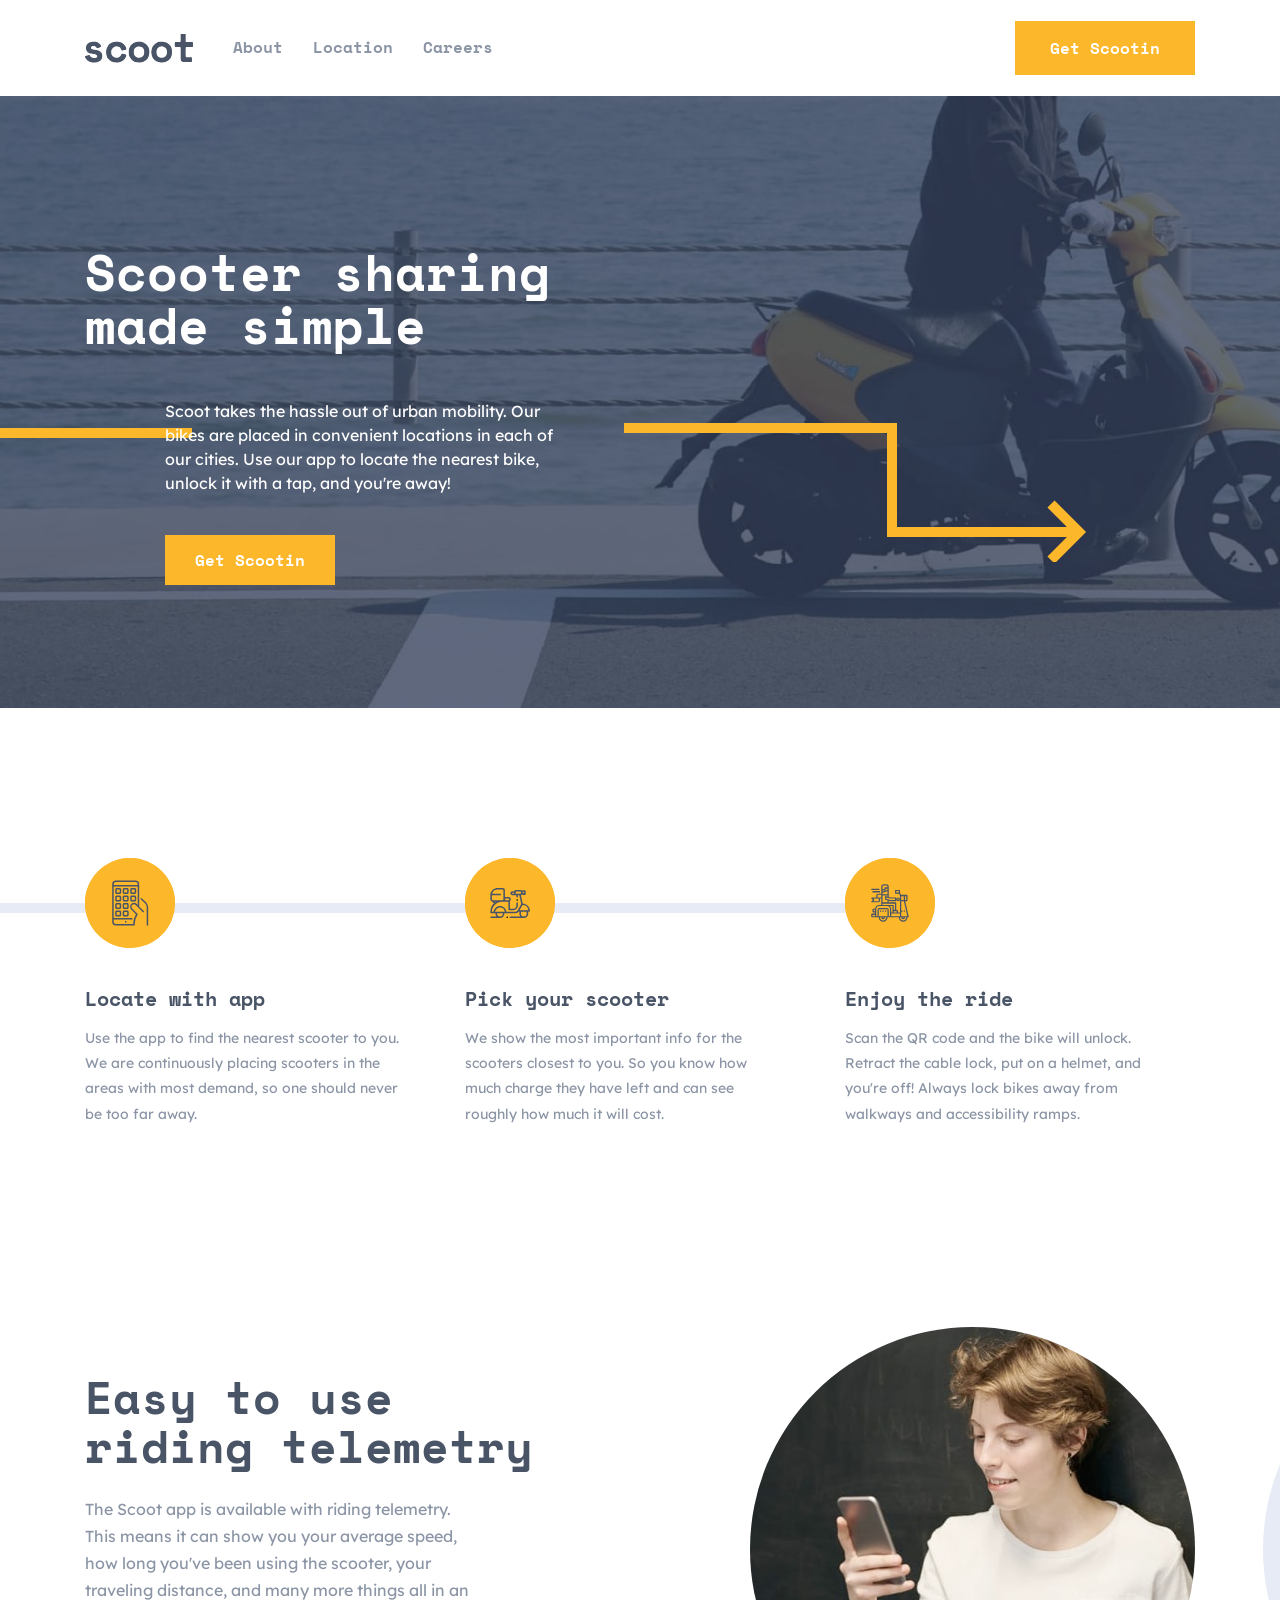
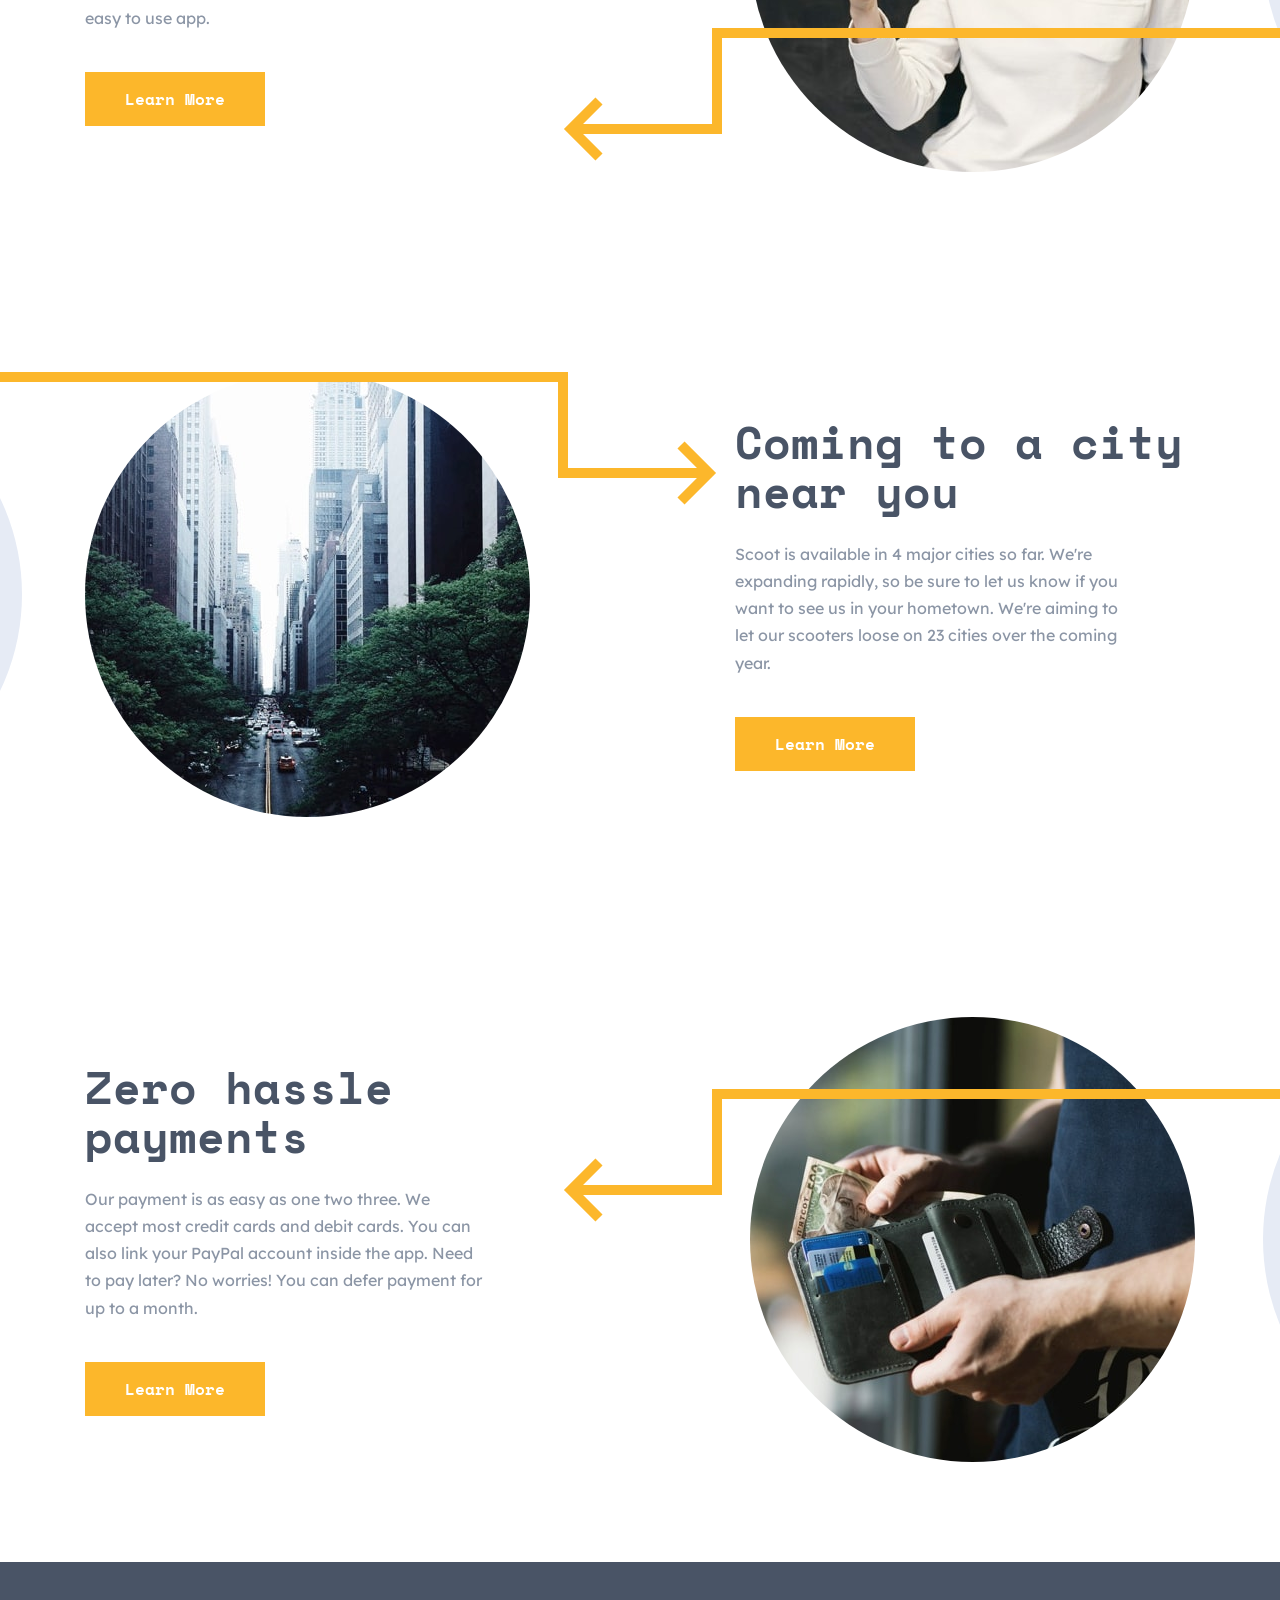
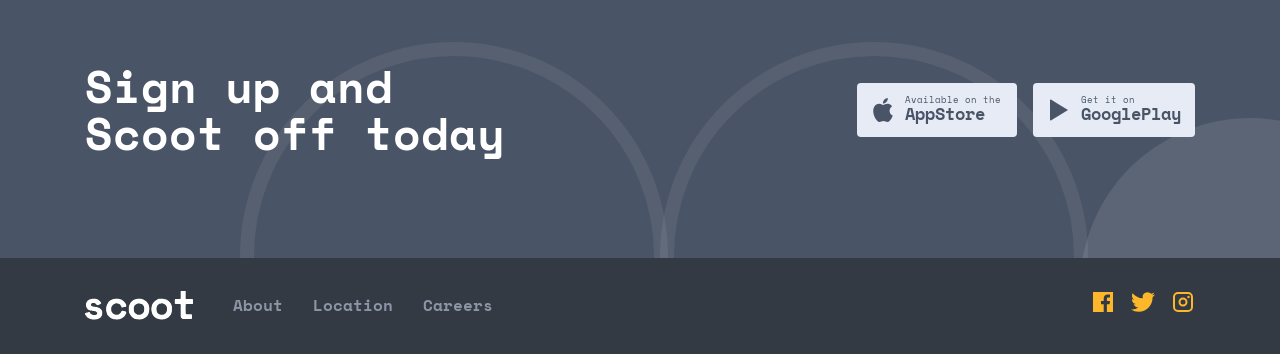
<file: index.html>
<!DOCTYPE html>
<html lang="en">

<head>
  <meta charset="UTF-8">
  <meta name="viewport" content="width=device-width, initial-scale=1">
  <title>Scoot – Scooter sharing made simple</title>
  <link rel="stylesheet" href="css/main.css">
</head>

<body>
  <header class="header">
    <div class="container header__inner">
      <button class="header__toggle" type="button" aria-label="Open menu" aria-expanded="false"><svg
          class="header__toggle-img header__icon-burger" viewBox="0 0 32 32" width="32" height="32" fill="#fcb72b"
          aria-hidden="true">
          <rect x="6" y="8" width="20" height="3" />
          <rect x="6" y="15" width="20" height="3" />
          <rect x="6" y="22" width="20" height="3" /></svg><svg class="header__toggle-img header__icon-close"
          viewBox="0 0 32 32" width="32" height="32" fill="none" stroke="#fcb72b" stroke-width="3" aria-hidden="true">
          <path d="M9 9L23 23M23 9L9 23" /></svg></button><a class="header__logo" href="index.html"><img
          class="header__logo-img" src="img/header__logo.svg" alt="scoot" width="108" height="29"></a>
      <div class="header__overlay"></div>
      <div class="header__panel">
        <nav class="header__nav" aria-label="Primary navigation"><a class="header__link" href="about.html">About</a><a
            class="header__link" href="locations.html">Location</a><a class="header__link"
            href="careers.html">Careers</a></nav>
        <a class="btn header__btn" href="#signup">Get Scootin</a>
      </div>
    </div>
  </header>
  <section class="hero">
    <div class="container hero__inner">
      <h1 class="hero__title">Scooter sharing made simple</h1>
      <p class="hero__text">Scoot takes the hassle out of urban mobility. Our bikes are placed in convenient locations
        in each of our cities. Use our app to locate the nearest bike, unlock it with a tap, and you're away!</p>
      <a class="btn hero__btn" href="#signup">Get Scootin</a>
    </div>
  </section>
  <section class="steps">
    <div class="container steps__grid">
      <div class="steps__item">
        <div class="steps__icon"><img class="steps__img" src="img/steps__icon--locate.svg" alt=""></div>
        <h3 class="steps__title">Locate with app</h3>
        <p class="steps__text">Use the app to find the nearest scooter to you. We are continuously placing scooters in
          the areas with most demand, so one should never be too far away.</p>
      </div>
      <div class="steps__item">
        <div class="steps__icon"><img class="steps__img" src="img/steps__icon--pick.svg" alt=""></div>
        <h3 class="steps__title">Pick your scooter</h3>
        <p class="steps__text">We show the most important info for the scooters closest to you. So you know how much
          charge they have left and can see roughly how much it will cost.</p>
      </div>
      <div class="steps__item">
        <div class="steps__icon"><img class="steps__img" src="img/steps__icon--enjoy.svg" alt=""></div>
        <h3 class="steps__title">Enjoy the ride</h3>
        <p class="steps__text">Scan the QR code and the bike will unlock. Retract the cable lock, put on a helmet, and
          you're off! Always lock bikes away from walkways and accessibility ramps.</p>
      </div>
    </div>
  </section>
  <section class="feature feature--low">
    <div class="container feature__inner">
      <div class="feature__text">
        <h2 class="feature__title">Easy to use riding telemetry</h2>
        <p class="feature__desc">The Scoot app is available with riding telemetry. This means it can show you your
          average speed, how long you've been using the scooter, your traveling distance, and many more things all in an
          easy to use app.</p><a class="btn feature__btn" href="about.html">Learn More</a>
      </div>
      <div class="feature__media"><img class="feature__img" src="img/telemetry.jpg" alt="Person using the Scoot app">
      </div>
    </div>
  </section>
  <section class="feature feature--reverse feature--high">
    <div class="container feature__inner feature__inner--reverse">
      <div class="feature__text">
        <h2 class="feature__title">Coming to a city near you</h2>
        <p class="feature__desc">Scoot is available in 4 major cities so far. We're expanding rapidly, so be sure to let
          us know if you want to see us in your hometown. We're aiming to let our scooters loose on 23 cities over the
          coming year.</p><a class="btn feature__btn" href="locations.html">Learn More</a>
      </div>
      <div class="feature__media"><img class="feature__img" src="img/near-you.jpg" alt="City street"></div>
    </div>
  </section>
  <section class="feature feature--mid">
    <div class="container feature__inner">
      <div class="feature__text">
        <h2 class="feature__title">Zero hassle payments</h2>
        <p class="feature__desc">Our payment is as easy as one two three. We accept most credit cards and debit cards.
          You can also link your PayPal account inside the app. Need to pay later? No worries! You can defer payment for
          up to a month.</p><a class="btn feature__btn" href="about.html">Learn More</a>
      </div>
      <div class="feature__media"><img class="feature__img" src="img/payments.jpg"
          alt="Paying with a bank card using a contactless reader">
      </div>
    </div>
  </section>
  <section class="cta" id="signup">
    <div class="container cta__inner">
      <h2 class="cta__title">Sign up and <br class="cta__br">Scoot off today</h2>
      <div class="cta__stores"><a class="store" href="#"><svg class="store__icon" viewBox="0 0 24 24">
            <path
              d="M12.152 6.896c-.948 0-2.415-1.078-3.96-1.04-2.04.027-3.91 1.183-4.961 3.014-2.117 3.675-.546 9.103 1.519 12.09 1.013 1.454 2.208 3.09 3.792 3.039 1.52-.065 2.09-.987 3.935-.987 1.831 0 2.35.987 3.96.948 1.637-.026 2.676-1.48 3.676-2.948 1.156-1.688 1.636-3.325 1.662-3.415-.039-.013-3.182-1.221-3.22-4.857-.026-3.04 2.48-4.494 2.597-4.559-1.429-2.09-3.623-2.324-4.39-2.376-2-.156-3.675 1.09-4.61 1.09zM15.53 3.83c.843-1.012 1.4-2.427 1.245-3.83-1.207.052-2.662.805-3.532 1.818-.78.896-1.454 2.338-1.273 3.714 1.338.104 2.715-.688 3.559-1.701" />
          </svg><span class="store__text"><small class="store__label">Available on the</small><strong
              class="store__name">AppStore</strong></span></a><a class="store" href="#"><svg class="store__icon"
            viewBox="0 0 24 24">
            <path d="M3 2.2v19.6c0 .5.5.8.9.6L21 12 3.9 1.6c-.4-.2-.9.1-.9.6z" /></svg><span class="store__text"><small
              class="store__label">Get it on</small><strong class="store__name">GooglePlay</strong></span></a></div>
    </div>
  </section>
  <footer class="footer">
    <div class="container footer__inner"><a class="footer__logo" href="index.html"><img class="footer__logo-img"
          src="img/footer__logo.svg" alt="scoot" width="108" height="29"></a>
      <nav class="footer__nav"><a class="footer__link" href="about.html">About</a><a class="footer__link"
          href="locations.html">Location</a><a class="footer__link" href="careers.html">Careers</a></nav>
      <div class="footer__social"><a class="footer__social-link" href="#" aria-label="Facebook"><svg
            class="footer__icon" viewBox="0 0 24 24">
            <path
              d="M22 2H2v20h10.7v-7.8H10V11h2.7V8.7c0-2.7 1.6-4.1 4-4.1 1.1 0 2.1.1 2.3.1v2.7h-1.6c-1.3 0-1.5.6-1.5 1.5V11h3.1l-.4 3.2h-2.7V22H22z" />
          </svg></a><a class="footer__social-link" href="#" aria-label="Twitter"><svg class="footer__icon"
            viewBox="0 0 24 24">
            <path
              d="M23.953 4.57a10 10 0 01-2.825.775 4.958 4.958 0 002.163-2.723c-.951.555-2.005.959-3.127 1.184a4.92 4.92 0 00-8.384 4.482C7.69 8.095 4.067 6.13 1.64 3.162a4.822 4.822 0 00-.666 2.475c0 1.71.87 3.213 2.188 4.096a4.904 4.904 0 01-2.228-.616v.06a4.923 4.923 0 003.946 4.827 4.996 4.996 0 01-2.212.085 4.936 4.936 0 004.604 3.417 9.867 9.867 0 01-6.102 2.105c-.39 0-.779-.023-1.17-.067a13.995 13.995 0 007.557 2.209c9.053 0 13.998-7.496 13.998-13.985 0-.21 0-.42-.015-.63A9.935 9.935 0 0024 4.59z" />
          </svg></a><a class="footer__social-link" href="#" aria-label="Instagram"><svg class="footer__icon"
            viewBox="0 0 24 24">
            <path fill-rule="evenodd"
              d="M7 2h10a5 5 0 015 5v10a5 5 0 01-5 5H7a5 5 0 01-5-5V7a5 5 0 015-5zm0 2a3 3 0 00-3 3v10a3 3 0 003 3h10a3 3 0 003-3V7a3 3 0 00-3-3zm5 3.5a4.5 4.5 0 110 9 4.5 4.5 0 010-9zm0 2a2.5 2.5 0 100 5 2.5 2.5 0 000-5zM17.5 5.8a1.2 1.2 0 110 2.4 1.2 1.2 0 010-2.4z" />
          </svg></a></div>
    </div>
  </footer>
  <script src="js/main.js"></script>
</body>

</html>
</file>
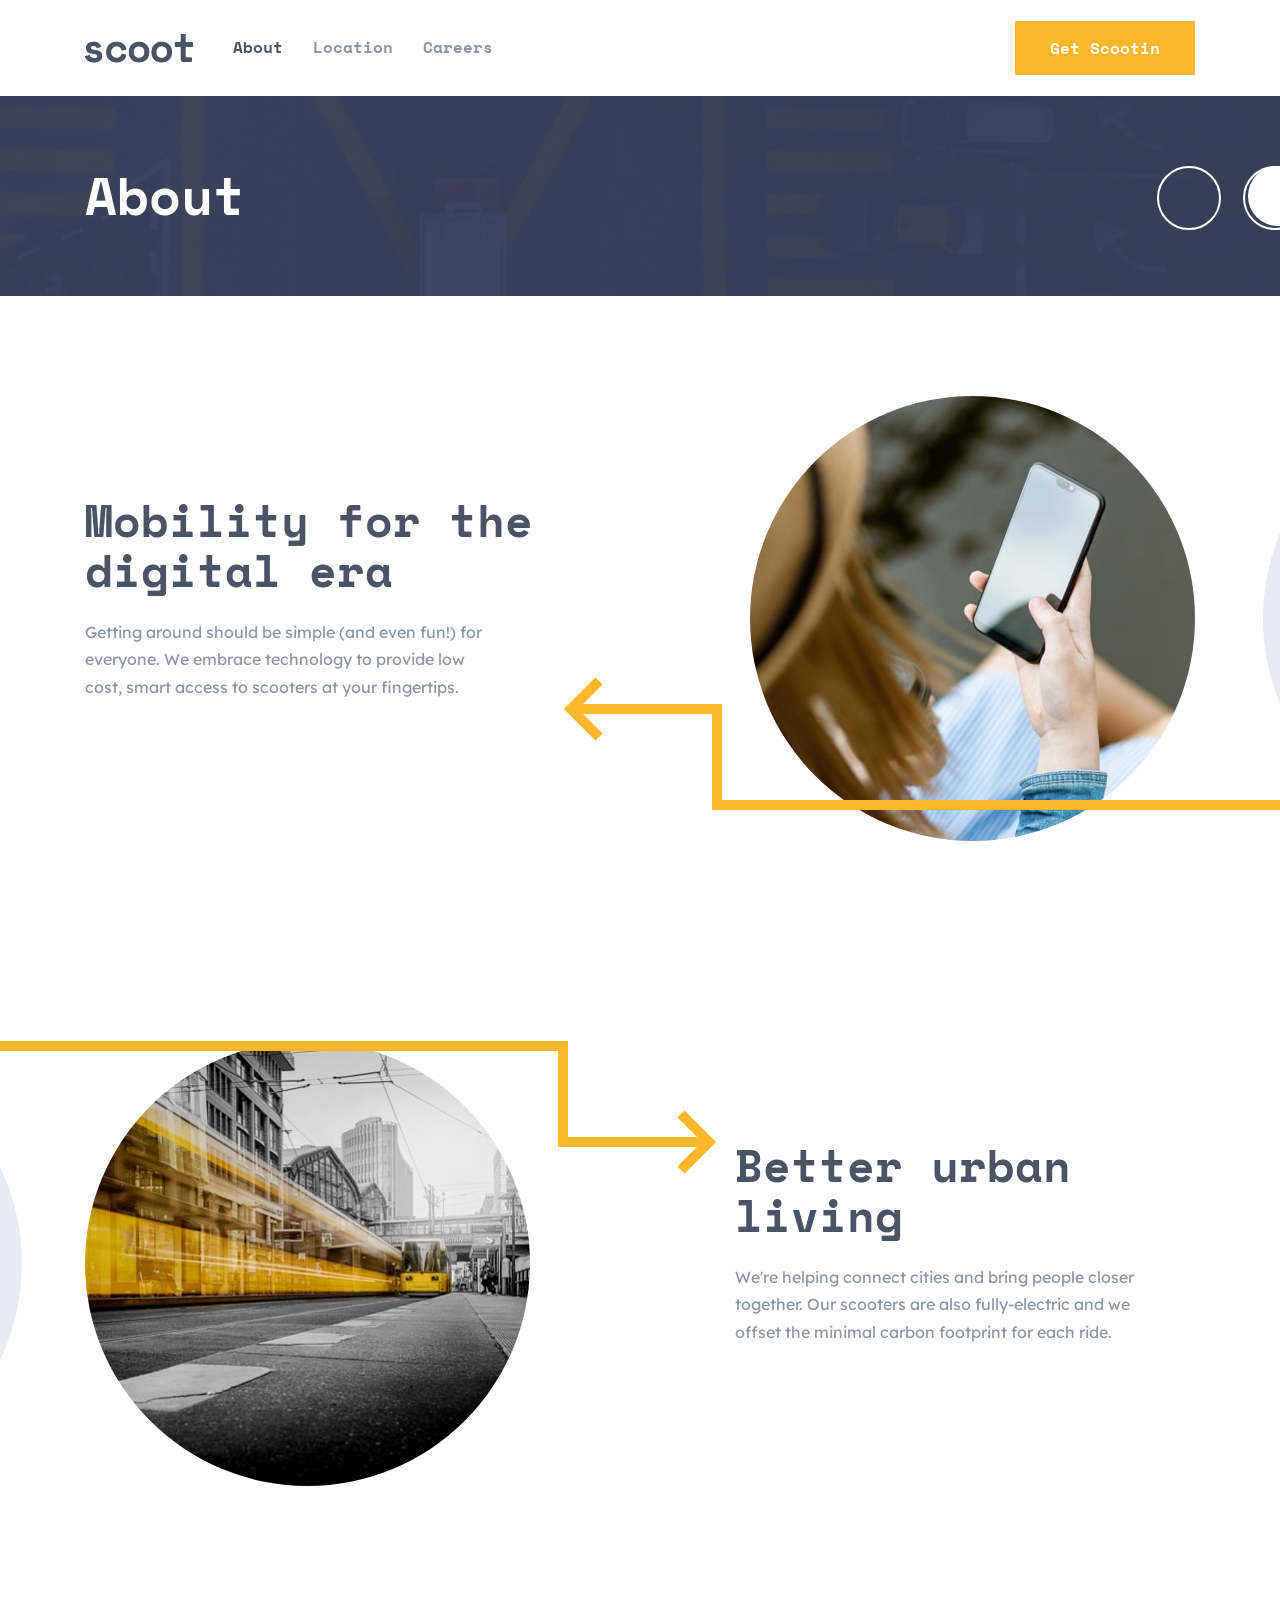
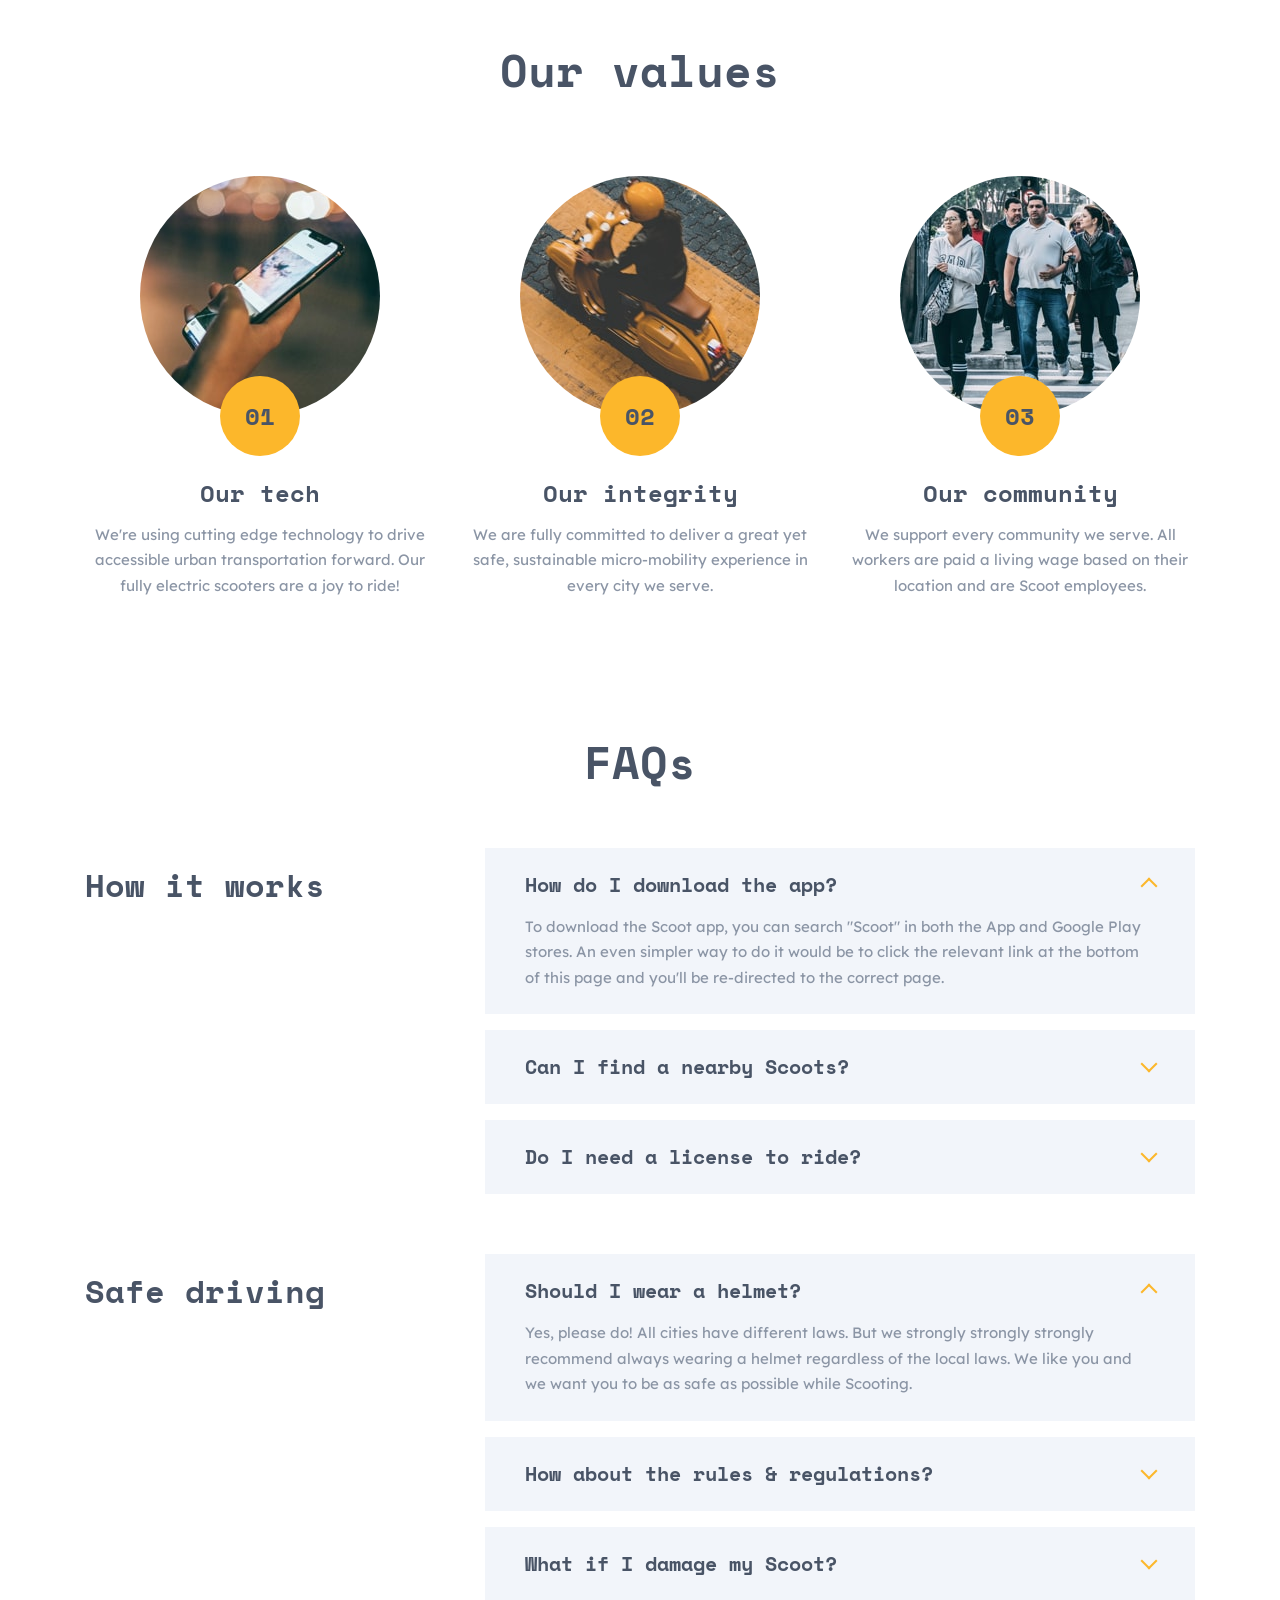
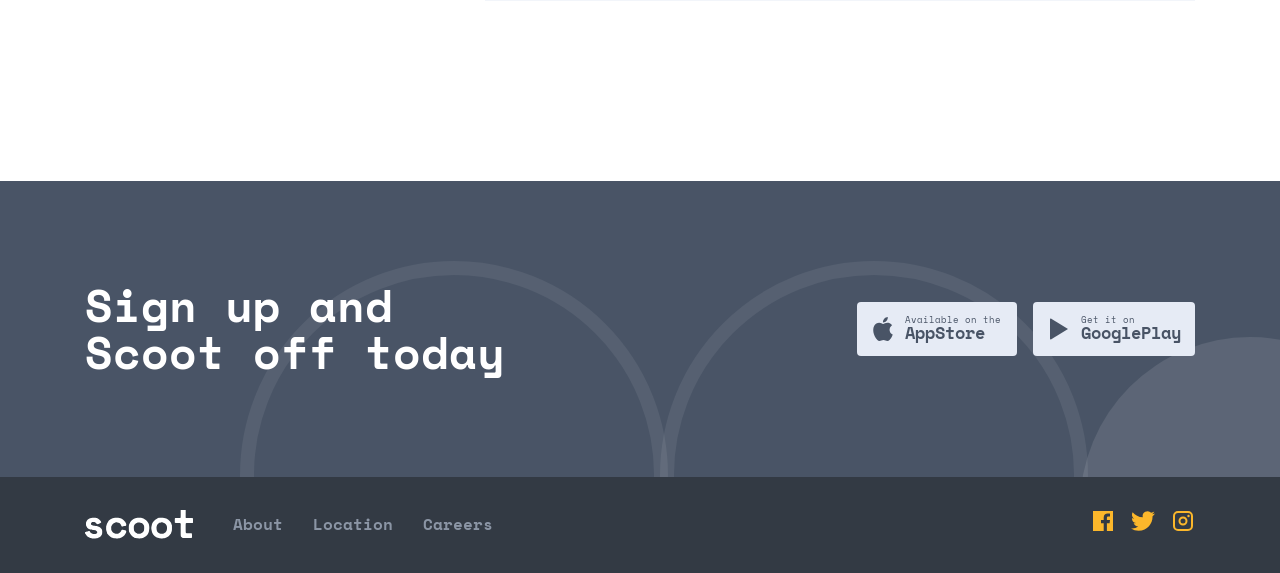
<file: about.html>
<!DOCTYPE html>
<html lang="en">

<head>
  <meta charset="UTF-8">
  <meta name="viewport" content="width=device-width, initial-scale=1">
  <title>Scoot – About</title>
  <link rel="stylesheet" href="css/about-main.css">
</head>

<body>
  <header class="header">
    <div class="container header__inner">
      <button class="header__toggle" type="button" aria-label="Open menu" aria-expanded="false"><svg
          class="header__toggle-img header__icon-burger" viewBox="0 0 32 32" width="32" height="32" fill="#fcb72b"
          aria-hidden="true">
          <rect x="6" y="8" width="20" height="3" />
          <rect x="6" y="15" width="20" height="3" />
          <rect x="6" y="22" width="20" height="3" /></svg><svg class="header__toggle-img header__icon-close"
          viewBox="0 0 32 32" width="32" height="32" fill="none" stroke="#fcb72b" stroke-width="3" aria-hidden="true">
          <path d="M9 9L23 23M23 9L9 23" /></svg></button><a class="header__logo" href="index.html"><img
          class="header__logo-img" src="img/header__logo.svg" alt="scoot" width="108" height="29"></a>
      <div class="header__overlay"></div>
      <div class="header__panel">
        <nav class="header__nav" aria-label="Primary navigation"><a class="header__link header__link--active"
            href="about.html" aria-current="page">About</a><a class="header__link" href="locations.html">Location</a><a
            class="header__link" href="careers.html">Careers</a></nav><a class="btn header__btn" href="#signup">Get
          Scootin</a>
      </div>
    </div>
  </header>
  <section class="banner banner--about">
    <div class="container banner__inner">
      <h1 class="banner__title">About</h1>
    </div>
  </section>
  <section class="feature feature--low-up">
    <div class="container feature__inner">
      <div class="feature__text">
        <h2 class="feature__title">Mobility for the digital era</h2>
        <p class="feature__desc">Getting around should be simple (and even fun!) for everyone. We embrace technology to
          provide low cost, smart access to scooters at your fingertips.</p>
      </div>
      <div class="feature__media"><img class="feature__img" src="img/digital-era.jpg" alt="Person holding a phone">
      </div>
    </div>
  </section>
  <section class="feature feature--reverse feature--high">
    <div class="container feature__inner feature__inner--reverse">
      <div class="feature__text">
        <h2 class="feature__title">Better urban living</h2>
        <p class="feature__desc">We're helping connect cities and bring people closer together. Our scooters are also
          fully-electric and we offset the minimal carbon footprint for each ride.</p>
      </div>
      <div class="feature__media"><img class="feature__img" src="img/better-living.jpg"
          alt="Yellow tram on a city street"></div>
    </div>
  </section>
  <section class="values">
    <div class="container">
      <h2 class="values__title">Our values</h2>
      <div class="values__grid">
        <div class="values__item">
          <div class="values__figure"><img class="values__img" src="img/our-tech.jpg" alt=""><span
              class="values__num">01</span></div>
          <h3 class="values__name">Our tech</h3>
          <p class="values__text">We're using cutting edge technology to drive accessible urban transportation forward.
            Our fully electric scooters are a joy to ride!</p>
        </div>
        <div class="values__item">
          <div class="values__figure"><img class="values__img" src="img/our-integrity.jpg" alt=""><span
              class="values__num">02</span></div>
          <h3 class="values__name">Our integrity</h3>
          <p class="values__text">We are fully committed to deliver a great yet safe, sustainable micro-mobility
            experience in every city we serve.</p>
        </div>
        <div class="values__item">
          <div class="values__figure"><img class="values__img" src="img/our-community.jpg" alt=""><span
              class="values__num">03</span></div>
          <h3 class="values__name">Our community</h3>
          <p class="values__text">We support every community we serve. All workers are paid a living wage based on their
            location and are Scoot employees.</p>
        </div>
      </div>
    </div>
  </section>
  <section class="faq">
    <div class="container">
      <h2 class="faq__title">FAQs</h2>
      <div class="faq__group">
        <h3 class="faq__group-title">How it works</h3>
        <div class="faq__list">
          <div class="faq__item">
            <input class="faq__check" type="checkbox" id="faq-1" aria-controls="faq-1-answer" checked>
            <h4 class="faq__question"><label for="faq-1">How do I download the app?</label></h4>
            <p class="faq__answer" id="faq-1-answer">To download the Scoot app, you can search "Scoot" in both the App
              and Google Play
              stores. An even simpler way to do it would be to click the relevant link at the bottom of this page and
              you'll be re-directed to the correct page.</p>
          </div>
          <div class="faq__item">
            <input class="faq__check" type="checkbox" id="faq-2" aria-controls="faq-2-answer">
            <h4 class="faq__question"><label for="faq-2">Can I find a nearby Scoots?</label></h4>
            <p class="faq__answer" id="faq-2-answer">Yes! Open the app and the map will show every available Scoot
              around you, along with how much charge each one has left. Tap one to see the details and reserve it.</p>
          </div>
          <div class="faq__item">
            <input class="faq__check" type="checkbox" id="faq-3" aria-controls="faq-3-answer">
            <h4 class="faq__question"><label for="faq-3">Do I need a license to ride?</label></h4>
            <p class="faq__answer" id="faq-3-answer">This depends on the local laws of your city. In most of our cities
              a driving license is not required for electric scooters, but please check the rules in your area before
              you ride.</p>
          </div>
        </div>
      </div>
      <div class="faq__group">
        <h3 class="faq__group-title">Safe driving</h3>
        <div class="faq__list">
          <div class="faq__item">
            <input class="faq__check" type="checkbox" id="faq-4" aria-controls="faq-4-answer" checked>
            <h4 class="faq__question"><label for="faq-4">Should I wear a helmet?</label></h4>
            <p class="faq__answer" id="faq-4-answer">Yes, please do! All cities have different laws. But we strongly
              strongly strongly
              recommend always wearing a helmet regardless of the local laws. We like you and we want you to be as safe
              as possible while Scooting.</p>
          </div>
          <div class="faq__item">
            <input class="faq__check" type="checkbox" id="faq-5" aria-controls="faq-5-answer">
            <h4 class="faq__question"><label for="faq-5">How about the rules &amp; regulations?</label></h4>
            <p class="faq__answer" id="faq-5-answer">Always ride in bike lanes where possible, keep to the speed limit
              shown in the app and park away from walkways and accessibility ramps. Every city has its own rules, so
              have a look at them before your first ride.</p>
          </div>
          <div class="faq__item">
            <input class="faq__check" type="checkbox" id="faq-6" aria-controls="faq-6-answer">
            <h4 class="faq__question"><label for="faq-6">What if I damage my Scoot?</label></h4>
            <p class="faq__answer" id="faq-6-answer">Don't worry, accidents happen. Lock the Scoot, take a photo of the
              damage and report it in the app. Our team will take it from there and let you know if anything else is
              needed.</p>
          </div>
        </div>
      </div>
    </div>
  </section>
  <section class="cta" id="signup">
    <div class="container cta__inner">
      <h2 class="cta__title">Sign up and <br class="cta__br">Scoot off today</h2>
      <div class="cta__stores"><a class="store" href="#"><svg class="store__icon" viewBox="0 0 24 24">
            <path
              d="M12.152 6.896c-.948 0-2.415-1.078-3.96-1.04-2.04.027-3.91 1.183-4.961 3.014-2.117 3.675-.546 9.103 1.519 12.09 1.013 1.454 2.208 3.09 3.792 3.039 1.52-.065 2.09-.987 3.935-.987 1.831 0 2.35.987 3.96.948 1.637-.026 2.676-1.48 3.676-2.948 1.156-1.688 1.636-3.325 1.662-3.415-.039-.013-3.182-1.221-3.22-4.857-.026-3.04 2.48-4.494 2.597-4.559-1.429-2.09-3.623-2.324-4.39-2.376-2-.156-3.675 1.09-4.61 1.09zM15.53 3.83c.843-1.012 1.4-2.427 1.245-3.83-1.207.052-2.662.805-3.532 1.818-.78.896-1.454 2.338-1.273 3.714 1.338.104 2.715-.688 3.559-1.701" />
          </svg><span class="store__text"><small class="store__label">Available on the</small><strong
              class="store__name">AppStore</strong></span></a><a class="store" href="#"><svg class="store__icon"
            viewBox="0 0 24 24">
            <path d="M3 2.2v19.6c0 .5.5.8.9.6L21 12 3.9 1.6c-.4-.2-.9.1-.9.6z" /></svg><span class="store__text"><small
              class="store__label">Get it on</small><strong class="store__name">GooglePlay</strong></span></a></div>
    </div>
  </section>
  <footer class="footer">
    <div class="container footer__inner"><a class="footer__logo" href="index.html"><img class="footer__logo-img"
          src="img/footer__logo.svg" alt="scoot" width="108" height="29"></a>
      <nav class="footer__nav"><a class="footer__link" href="about.html">About</a><a class="footer__link"
          href="locations.html">Location</a><a class="footer__link" href="careers.html">Careers</a></nav>
      <div class="footer__social"><a class="footer__social-link" href="#" aria-label="Facebook"><svg
            class="footer__icon" viewBox="0 0 24 24">
            <path
              d="M22 2H2v20h10.7v-7.8H10V11h2.7V8.7c0-2.7 1.6-4.1 4-4.1 1.1 0 2.1.1 2.3.1v2.7h-1.6c-1.3 0-1.5.6-1.5 1.5V11h3.1l-.4 3.2h-2.7V22H22z" />
          </svg></a><a class="footer__social-link" href="#" aria-label="Twitter"><svg class="footer__icon"
            viewBox="0 0 24 24">
            <path
              d="M23.953 4.57a10 10 0 01-2.825.775 4.958 4.958 0 002.163-2.723c-.951.555-2.005.959-3.127 1.184a4.92 4.92 0 00-8.384 4.482C7.69 8.095 4.067 6.13 1.64 3.162a4.822 4.822 0 00-.666 2.475c0 1.71.87 3.213 2.188 4.096a4.904 4.904 0 01-2.228-.616v.06a4.923 4.923 0 003.946 4.827 4.996 4.996 0 01-2.212.085 4.936 4.936 0 004.604 3.417 9.867 9.867 0 01-6.102 2.105c-.39 0-.779-.023-1.17-.067a13.995 13.995 0 007.557 2.209c9.053 0 13.998-7.496 13.998-13.985 0-.21 0-.42-.015-.63A9.935 9.935 0 0024 4.59z" />
          </svg></a><a class="footer__social-link" href="#" aria-label="Instagram"><svg class="footer__icon"
            viewBox="0 0 24 24">
            <path fill-rule="evenodd"
              d="M7 2h10a5 5 0 015 5v10a5 5 0 01-5 5H7a5 5 0 01-5-5V7a5 5 0 015-5zm0 2a3 3 0 00-3 3v10a3 3 0 003 3h10a3 3 0 003-3V7a3 3 0 00-3-3zm5 3.5a4.5 4.5 0 110 9 4.5 4.5 0 010-9zm0 2a2.5 2.5 0 100 5 2.5 2.5 0 000-5zM17.5 5.8a1.2 1.2 0 110 2.4 1.2 1.2 0 010-2.4z" />
          </svg></a></div>
    </div>
  </footer>
  <script src="js/about.js"></script>
</body>

</html>
</file>
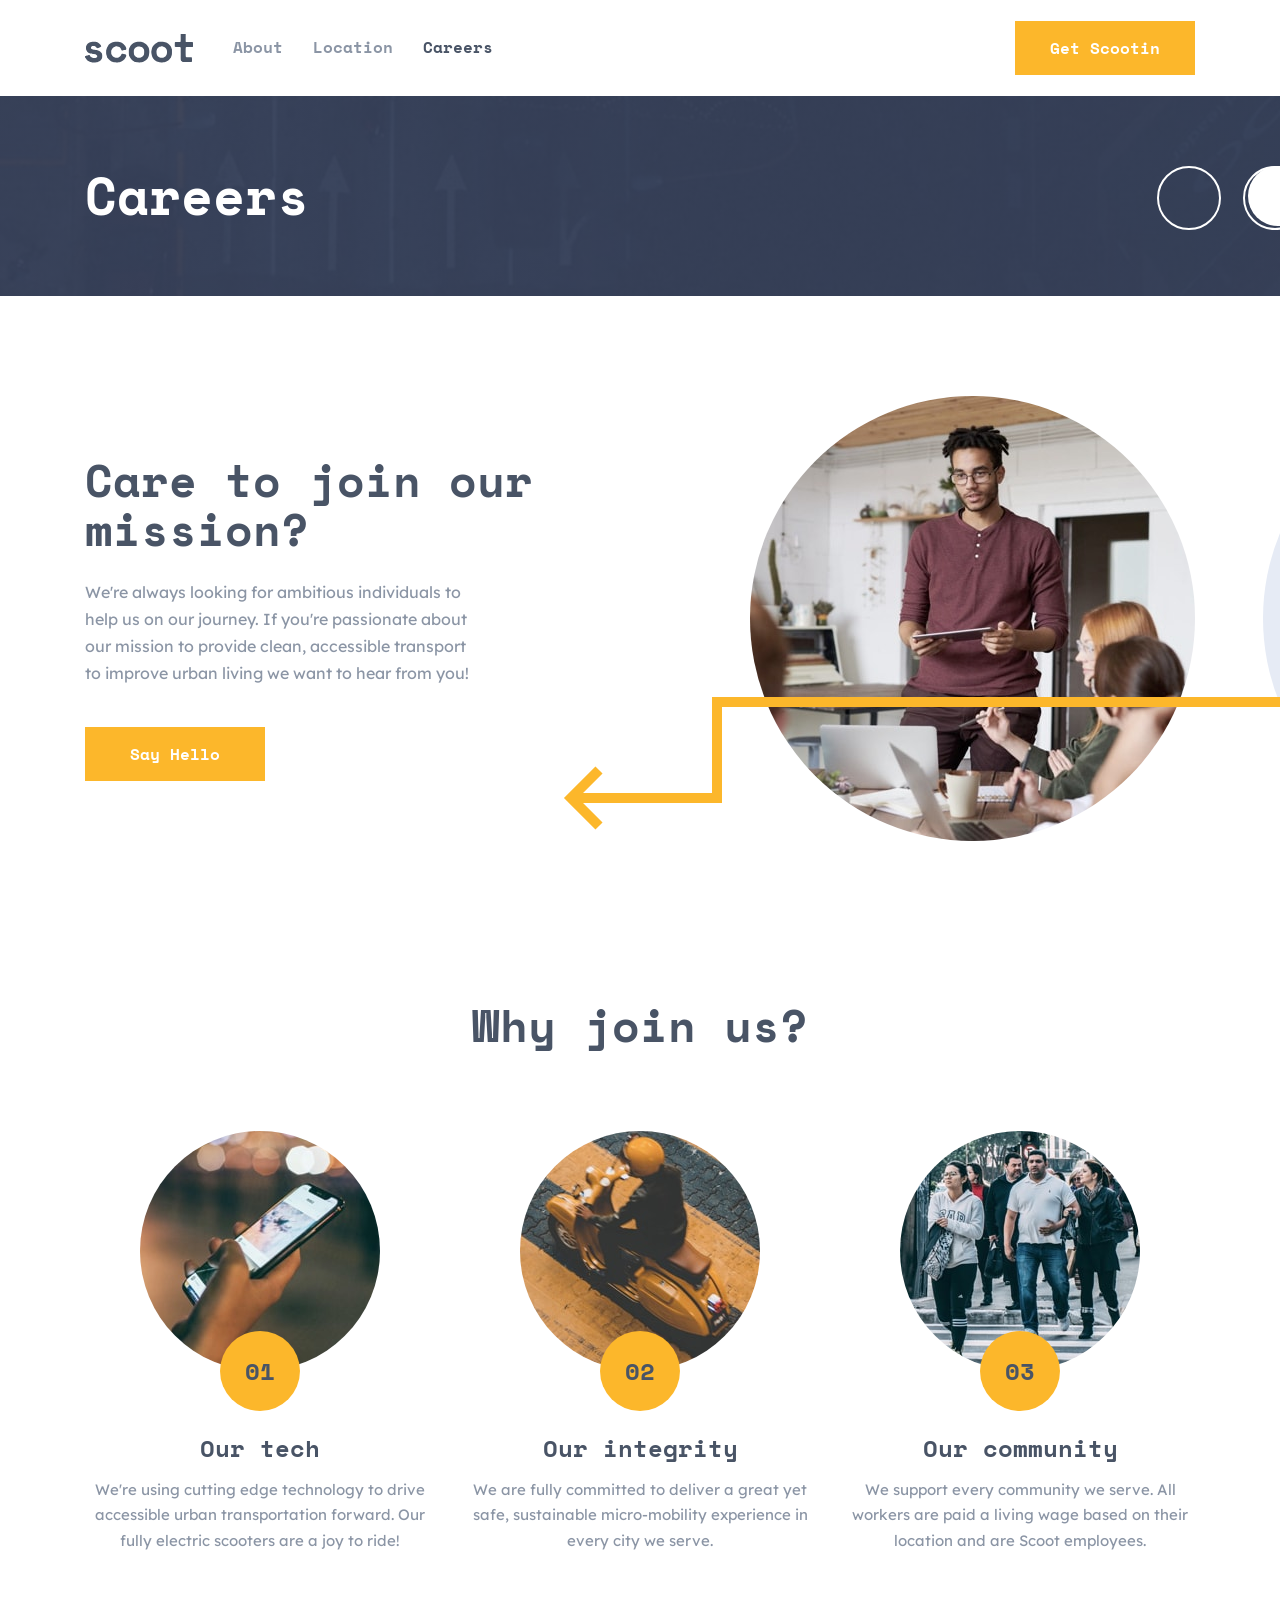
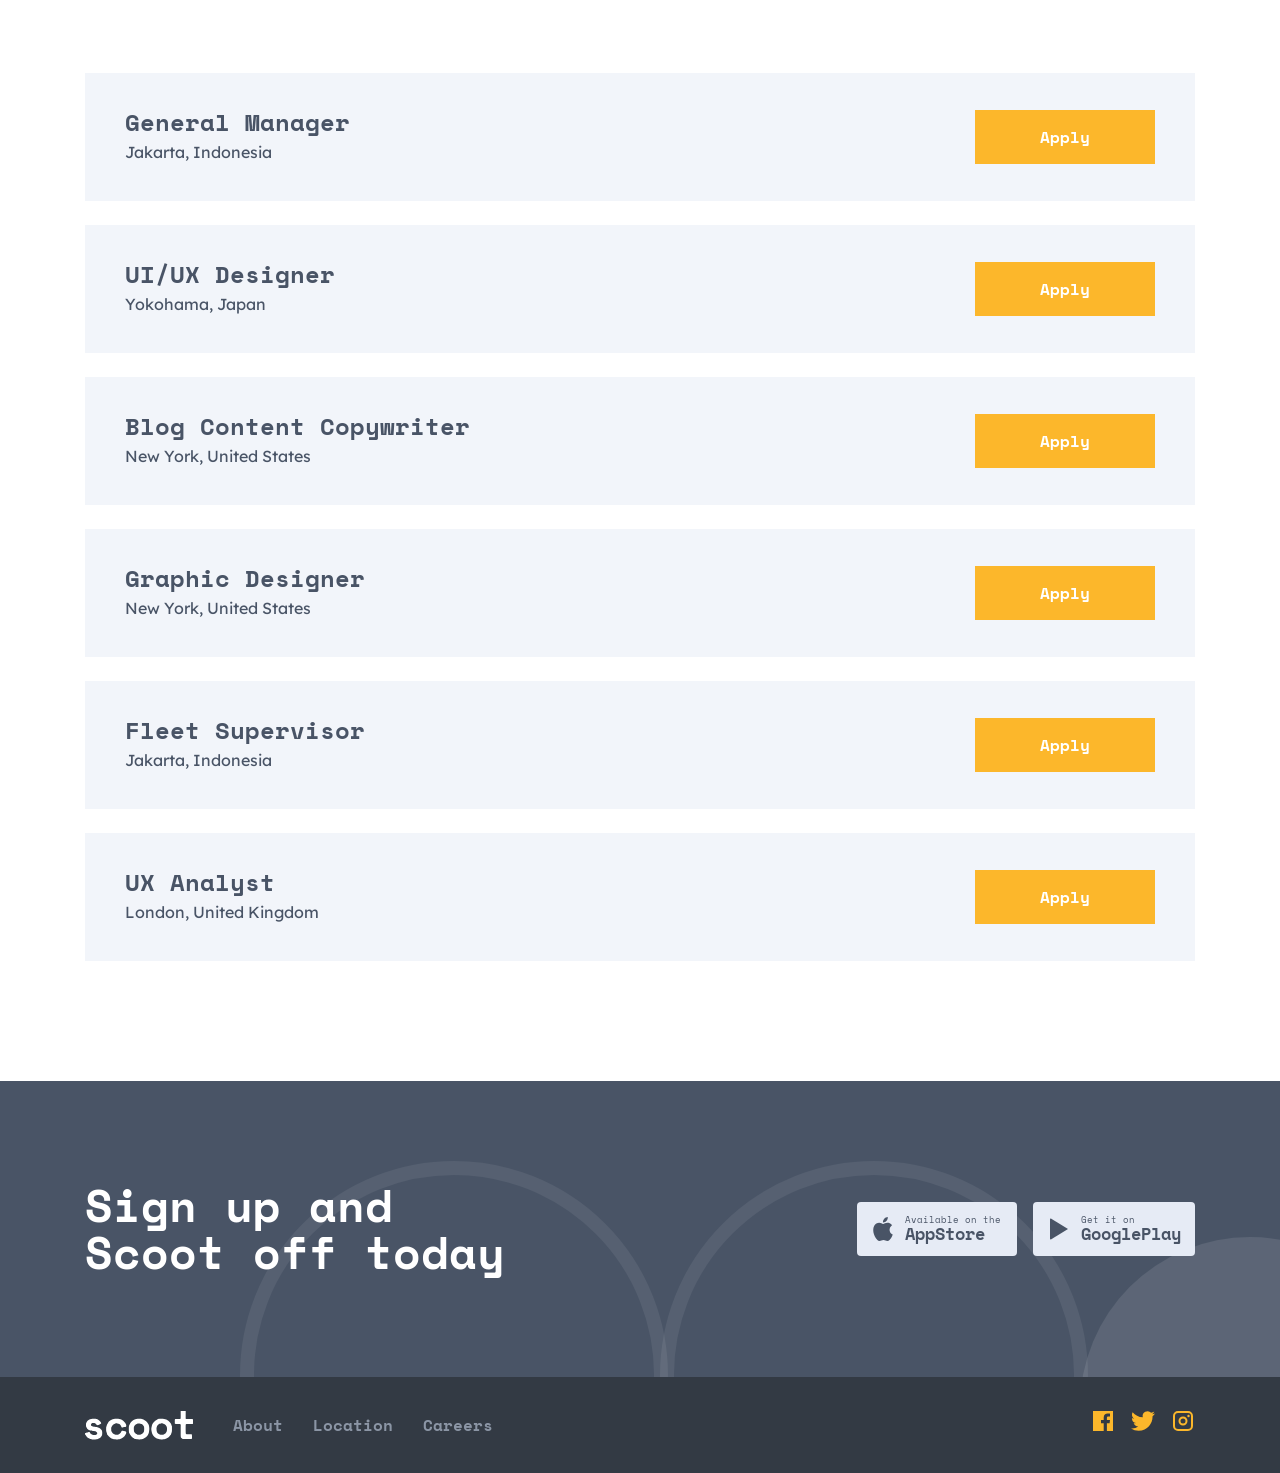
<file: careers.html>
<!DOCTYPE html>
<html lang="en">

<head>
  <meta charset="UTF-8">
  <meta name="viewport" content="width=device-width, initial-scale=1">
  <title>Scoot – Careers</title>
  <link rel="stylesheet" href="css/careers-main.css">
</head>

<body>
  <header class="header">
    <div class="container header__inner">
      <button class="header__toggle" type="button" aria-label="Open menu" aria-expanded="false"><svg
          class="header__toggle-img header__icon-burger" viewBox="0 0 32 32" width="32" height="32" fill="#fcb72b"
          aria-hidden="true">
          <rect x="6" y="8" width="20" height="3" />
          <rect x="6" y="15" width="20" height="3" />
          <rect x="6" y="22" width="20" height="3" /></svg><svg class="header__toggle-img header__icon-close"
          viewBox="0 0 32 32" width="32" height="32" fill="none" stroke="#fcb72b" stroke-width="3" aria-hidden="true">
          <path d="M9 9L23 23M23 9L9 23" /></svg></button><a class="header__logo" href="index.html"><img
          class="header__logo-img" src="img/header__logo.svg" alt="scoot" width="108" height="29"></a>
      <div class="header__overlay"></div>
      <div class="header__panel">
        <nav class="header__nav" aria-label="Primary navigation"><a class="header__link" href="about.html">About</a><a
            class="header__link" href="locations.html">Location</a><a class="header__link header__link--active"
            href="careers.html" aria-current="page">Careers</a></nav><a class="btn header__btn" href="#signup">Get
          Scootin</a>
      </div>
    </div>
  </header>
  <section class="banner banner--arrows">
    <div class="container banner__inner">
      <h1 class="banner__title">Careers</h1>
    </div>
  </section>
  <section class="feature feature--low">
    <div class="container feature__inner">
      <div class="feature__text">
        <h2 class="feature__title">Care to join our mission?</h2>
        <p class="feature__desc">We're always looking for ambitious individuals to help us on our journey. If you're
          passionate about our mission to provide clean, accessible transport to improve urban living we want to hear
          from you!</p><button type="button" class="btn feature__btn" data-href="#">Say Hello</button>
      </div>
      <div class="feature__media"><img class="feature__img" src="img/join-us.jpg" alt="Team meeting"></div>
    </div>
  </section>
  <section class="values">
    <div class="container">
      <h2 class="values__title">Why join us?</h2>
      <div class="values__grid">
        <div class="values__item">
          <div class="values__figure"><img class="values__img" src="img/our-tech.jpg" alt=""><span
              class="values__num">01</span></div>
          <h3 class="values__name">Our tech</h3>
          <p class="values__text">We're using cutting edge technology to drive accessible urban transportation forward.
            Our fully electric scooters are a joy to ride!</p>
        </div>
        <div class="values__item">
          <div class="values__figure"><img class="values__img" src="img/our-integrity.jpg" alt=""><span
              class="values__num">02</span></div>
          <h3 class="values__name">Our integrity</h3>
          <p class="values__text">We are fully committed to deliver a great yet safe, sustainable micro-mobility
            experience in every city we serve.</p>
        </div>
        <div class="values__item">
          <div class="values__figure"><img class="values__img" src="img/our-community.jpg" alt=""><span
              class="values__num">03</span></div>
          <h3 class="values__name">Our community</h3>
          <p class="values__text">We support every community we serve. All workers are paid a living wage based on their
            location and are Scoot employees.</p>
        </div>
      </div>
    </div>
  </section>
  <div class="works">
    <div class="container">
      <div class="works__list">
        <div class="job">
          <div class="job__info">
            <h3 class="job__title">General Manager</h3>
            <p class="job__place">Jakarta, Indonesia</p>
          </div><button type="button" class="btn job__btn" data-href="#">Apply</button>
        </div>
        <div class="job">
          <div class="job__info">
            <h3 class="job__title">UI/UX Designer</h3>
            <p class="job__place">Yokohama, Japan</p>
          </div><button type="button" class="btn job__btn" data-href="#">Apply</button>
        </div>
        <div class="job">
          <div class="job__info">
            <h3 class="job__title">Blog Content Copywriter</h3>
            <p class="job__place">New York, United States</p>
          </div><button type="button" class="btn job__btn" data-href="#">Apply</button>
        </div>
        <div class="job">
          <div class="job__info">
            <h3 class="job__title">Graphic Designer</h3>
            <p class="job__place">New York, United States</p>
          </div><button type="button" class="btn job__btn" data-href="#">Apply</button>
        </div>
        <div class="job">
          <div class="job__info">
            <h3 class="job__title">Fleet Supervisor</h3>
            <p class="job__place">Jakarta, Indonesia</p>
          </div><button type="button" class="btn job__btn" data-href="#">Apply</button>
        </div>
        <div class="job">
          <div class="job__info">
            <h3 class="job__title">UX Analyst</h3>
            <p class="job__place">London, United Kingdom</p>
          </div><button type="button" class="btn job__btn" data-href="#">Apply</button>
        </div>
      </div>
    </div>
  </div>
  <section class="cta" id="signup">
    <div class="container cta__inner">
      <h2 class="cta__title">Sign up and <br class="cta__br">Scoot off today</h2>
      <div class="cta__stores"><a class="store" href="#"><svg class="store__icon" viewBox="0 0 24 24">
            <path
              d="M12.152 6.896c-.948 0-2.415-1.078-3.96-1.04-2.04.027-3.91 1.183-4.961 3.014-2.117 3.675-.546 9.103 1.519 12.09 1.013 1.454 2.208 3.09 3.792 3.039 1.52-.065 2.09-.987 3.935-.987 1.831 0 2.35.987 3.96.948 1.637-.026 2.676-1.48 3.676-2.948 1.156-1.688 1.636-3.325 1.662-3.415-.039-.013-3.182-1.221-3.22-4.857-.026-3.04 2.48-4.494 2.597-4.559-1.429-2.09-3.623-2.324-4.39-2.376-2-.156-3.675 1.09-4.61 1.09zM15.53 3.83c.843-1.012 1.4-2.427 1.245-3.83-1.207.052-2.662.805-3.532 1.818-.78.896-1.454 2.338-1.273 3.714 1.338.104 2.715-.688 3.559-1.701" />
          </svg><span class="store__text"><small class="store__label">Available on the</small><strong
              class="store__name">AppStore</strong></span></a><a class="store" href="#"><svg class="store__icon"
            viewBox="0 0 24 24">
            <path d="M3 2.2v19.6c0 .5.5.8.9.6L21 12 3.9 1.6c-.4-.2-.9.1-.9.6z" /></svg><span class="store__text"><small
              class="store__label">Get it on</small><strong class="store__name">GooglePlay</strong></span></a></div>
    </div>
  </section>
  <footer class="footer">
    <div class="container footer__inner"><a class="footer__logo" href="index.html"><img class="footer__logo-img"
          src="img/footer__logo.svg" alt="scoot" width="108" height="29"></a>
      <nav class="footer__nav"><a class="footer__link" href="about.html">About</a><a class="footer__link"
          href="locations.html">Location</a><a class="footer__link" href="careers.html">Careers</a></nav>
      <div class="footer__social"><a class="footer__social-link" href="#" aria-label="Facebook"><svg
            class="footer__icon" viewBox="0 0 24 24">
            <path
              d="M22 2H2v20h10.7v-7.8H10V11h2.7V8.7c0-2.7 1.6-4.1 4-4.1 1.1 0 2.1.1 2.3.1v2.7h-1.6c-1.3 0-1.5.6-1.5 1.5V11h3.1l-.4 3.2h-2.7V22H22z" />
          </svg></a><a class="footer__social-link" href="#" aria-label="Twitter"><svg class="footer__icon"
            viewBox="0 0 24 24">
            <path
              d="M23.953 4.57a10 10 0 01-2.825.775 4.958 4.958 0 002.163-2.723c-.951.555-2.005.959-3.127 1.184a4.92 4.92 0 00-8.384 4.482C7.69 8.095 4.067 6.13 1.64 3.162a4.822 4.822 0 00-.666 2.475c0 1.71.87 3.213 2.188 4.096a4.904 4.904 0 01-2.228-.616v.06a4.923 4.923 0 003.946 4.827 4.996 4.996 0 01-2.212.085 4.936 4.936 0 004.604 3.417 9.867 9.867 0 01-6.102 2.105c-.39 0-.779-.023-1.17-.067a13.995 13.995 0 007.557 2.209c9.053 0 13.998-7.496 13.998-13.985 0-.21 0-.42-.015-.63A9.935 9.935 0 0024 4.59z" />
          </svg></a><a class="footer__social-link" href="#" aria-label="Instagram"><svg class="footer__icon"
            viewBox="0 0 24 24">
            <path fill-rule="evenodd"
              d="M7 2h10a5 5 0 015 5v10a5 5 0 01-5 5H7a5 5 0 01-5-5V7a5 5 0 015-5zm0 2a3 3 0 00-3 3v10a3 3 0 003 3h10a3 3 0 003-3V7a3 3 0 00-3-3zm5 3.5a4.5 4.5 0 110 9 4.5 4.5 0 010-9zm0 2a2.5 2.5 0 100 5 2.5 2.5 0 000-5zM17.5 5.8a1.2 1.2 0 110 2.4 1.2 1.2 0 010-2.4z" />
          </svg></a></div>
    </div>
  </footer>
  <script src="js/careers.js"></script>
</body>

</html>
</file>
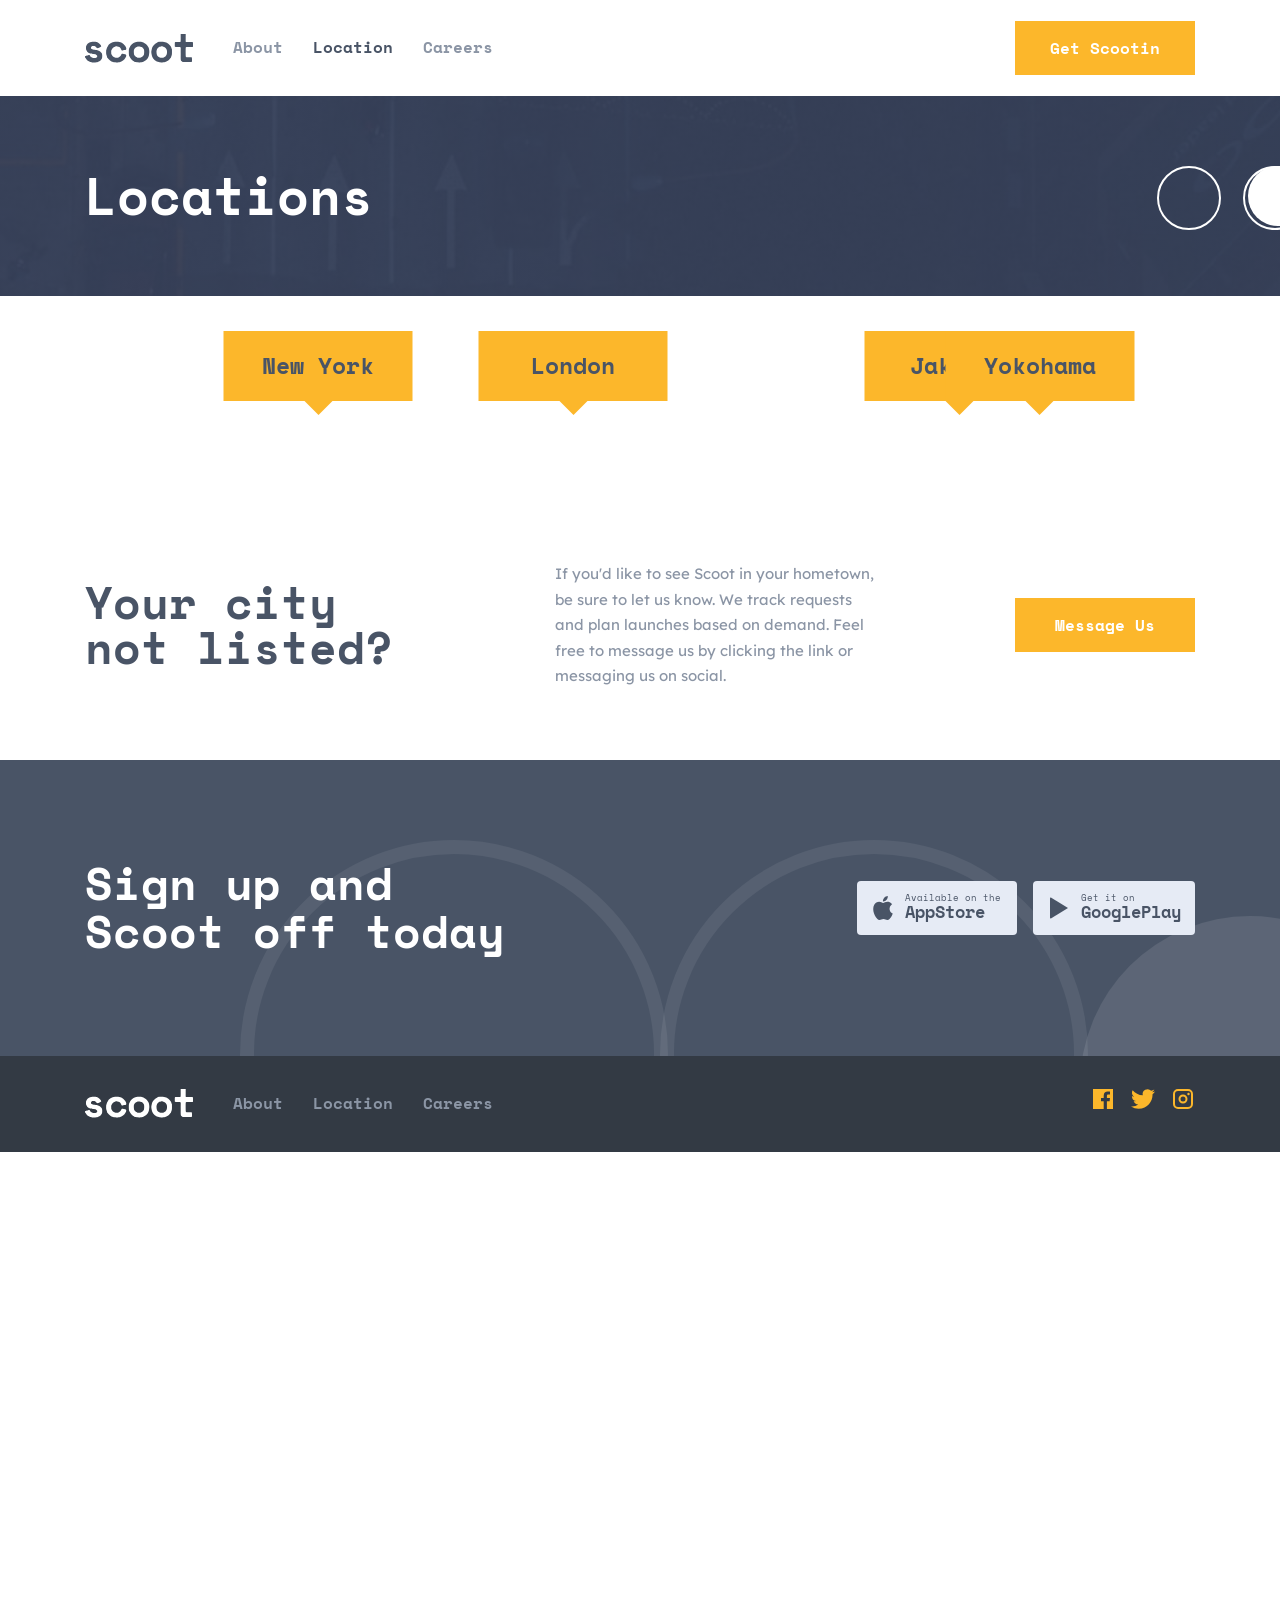
<file: locations.html>
<!DOCTYPE html>
<html lang="en">

<head>
  <meta charset="UTF-8">
  <meta name="viewport" content="width=device-width, initial-scale=1">
  <title>Scoot – Locations</title>
  <link rel="stylesheet" href="css/locations-main.css">
</head>

<body>
  <header class="header">
    <div class="container header__inner">
      <button class="header__toggle" type="button" aria-label="Open menu" aria-expanded="false"><svg
          class="header__toggle-img header__icon-burger" viewBox="0 0 32 32" width="32" height="32" fill="#fcb72b"
          aria-hidden="true">
          <rect x="6" y="8" width="20" height="3" />
          <rect x="6" y="15" width="20" height="3" />
          <rect x="6" y="22" width="20" height="3" /></svg><svg class="header__toggle-img header__icon-close"
          viewBox="0 0 32 32" width="32" height="32" fill="none" stroke="#fcb72b" stroke-width="3" aria-hidden="true">
          <path d="M9 9L23 23M23 9L9 23" /></svg></button><a class="header__logo" href="index.html"><img
          class="header__logo-img" src="img/header__logo.svg" alt="scoot" width="108" height="29"></a>
      <div class="header__overlay"></div>
      <div class="header__panel">
        <nav class="header__nav" aria-label="Primary navigation"><a class="header__link" href="about.html">About</a><a
            class="header__link header__link--active" href="locations.html" aria-current="page">Location</a><a
            class="header__link" href="careers.html">Careers</a></nav><a class="btn header__btn" href="#signup">Get
          Scootin</a>
      </div>
    </div>
  </header>
  <section class="banner banner--arrows">
    <div class="container banner__inner">
      <h1 class="banner__title">Locations</h1>
    </div>
  </section>
  <div class="map">
    <div class="container">
      <div class="map__wrap">
        <picture class="map__picture">
          <source media="(max-width: 600px)" srcset="img/world-map-mobile.png">
          <source media="(max-width: 992px)" srcset="img/world-map-tablet.png"><img class="map__img"
            src="img/world-map-desktop.png"
            alt="World map marking Scoot cities in New York, London, Yokohama and Jakarta"></picture>
        <ul class="city-list" aria-label="Scoot cities">
          <li class="city-list__item city-list__item--new-york">New York</li>
          <li class="city-list__item city-list__item--london">London</li>
          <li class="city-list__item city-list__item--jakarta">Jakarta</li>
          <li class="city-list__item city-list__item--yokohama">Yokohama</li>
        </ul>
      </div>
    </div>
  </div>
  <section class="city">
    <div class="container city-cta">
      <h2 class="city-cta__title">Your city not listed?</h2>
      <p class="city-cta__text">If you'd like to see Scoot in your hometown, be sure to let us know. We track requests
        and plan launches based on demand. Feel free to message us by clicking the link or messaging us on social.</p>
      <button type="button" class="btn city-cta__btn" data-href="#">Message Us</button>
    </div>
  </section>
  <section class="cta" id="signup">
    <div class="container cta__inner">
      <h2 class="cta__title">Sign up and <br class="cta__br">Scoot off today</h2>
      <div class="cta__stores"><a class="store" href="#"><svg class="store__icon" viewBox="0 0 24 24">
            <path
              d="M12.152 6.896c-.948 0-2.415-1.078-3.96-1.04-2.04.027-3.91 1.183-4.961 3.014-2.117 3.675-.546 9.103 1.519 12.09 1.013 1.454 2.208 3.09 3.792 3.039 1.52-.065 2.09-.987 3.935-.987 1.831 0 2.35.987 3.96.948 1.637-.026 2.676-1.48 3.676-2.948 1.156-1.688 1.636-3.325 1.662-3.415-.039-.013-3.182-1.221-3.22-4.857-.026-3.04 2.48-4.494 2.597-4.559-1.429-2.09-3.623-2.324-4.39-2.376-2-.156-3.675 1.09-4.61 1.09zM15.53 3.83c.843-1.012 1.4-2.427 1.245-3.83-1.207.052-2.662.805-3.532 1.818-.78.896-1.454 2.338-1.273 3.714 1.338.104 2.715-.688 3.559-1.701" />
          </svg><span class="store__text"><small class="store__label">Available on the</small><strong
              class="store__name">AppStore</strong></span></a><a class="store" href="#"><svg class="store__icon"
            viewBox="0 0 24 24">
            <path d="M3 2.2v19.6c0 .5.5.8.9.6L21 12 3.9 1.6c-.4-.2-.9.1-.9.6z" /></svg><span class="store__text"><small
              class="store__label">Get it on</small><strong class="store__name">GooglePlay</strong></span></a></div>
    </div>
  </section>
  <footer class="footer">
    <div class="container footer__inner"><a class="footer__logo" href="index.html"><img class="footer__logo-img"
          src="img/footer__logo.svg" alt="scoot" width="108" height="29"></a>
      <nav class="footer__nav"><a class="footer__link" href="about.html">About</a><a class="footer__link"
          href="locations.html">Location</a><a class="footer__link" href="careers.html">Careers</a></nav>
      <div class="footer__social"><a class="footer__social-link" href="#" aria-label="Facebook"><svg
            class="footer__icon" viewBox="0 0 24 24">
            <path
              d="M22 2H2v20h10.7v-7.8H10V11h2.7V8.7c0-2.7 1.6-4.1 4-4.1 1.1 0 2.1.1 2.3.1v2.7h-1.6c-1.3 0-1.5.6-1.5 1.5V11h3.1l-.4 3.2h-2.7V22H22z" />
          </svg></a><a class="footer__social-link" href="#" aria-label="Twitter"><svg class="footer__icon"
            viewBox="0 0 24 24">
            <path
              d="M23.953 4.57a10 10 0 01-2.825.775 4.958 4.958 0 002.163-2.723c-.951.555-2.005.959-3.127 1.184a4.92 4.92 0 00-8.384 4.482C7.69 8.095 4.067 6.13 1.64 3.162a4.822 4.822 0 00-.666 2.475c0 1.71.87 3.213 2.188 4.096a4.904 4.904 0 01-2.228-.616v.06a4.923 4.923 0 003.946 4.827 4.996 4.996 0 01-2.212.085 4.936 4.936 0 004.604 3.417 9.867 9.867 0 01-6.102 2.105c-.39 0-.779-.023-1.17-.067a13.995 13.995 0 007.557 2.209c9.053 0 13.998-7.496 13.998-13.985 0-.21 0-.42-.015-.63A9.935 9.935 0 0024 4.59z" />
          </svg></a><a class="footer__social-link" href="#" aria-label="Instagram"><svg class="footer__icon"
            viewBox="0 0 24 24">
            <path fill-rule="evenodd"
              d="M7 2h10a5 5 0 015 5v10a5 5 0 01-5 5H7a5 5 0 01-5-5V7a5 5 0 015-5zm0 2a3 3 0 00-3 3v10a3 3 0 003 3h10a3 3 0 003-3V7a3 3 0 00-3-3zm5 3.5a4.5 4.5 0 110 9 4.5 4.5 0 010-9zm0 2a2.5 2.5 0 100 5 2.5 2.5 0 000-5zM17.5 5.8a1.2 1.2 0 110 2.4 1.2 1.2 0 010-2.4z" />
          </svg></a></div>
    </div>
  </footer>
  <script src="js/locations.js"></script>
</body>

</html>
</file>
<file: css/main.css>
@import url("https://fonts.googleapis.com/css2?family=Lexend+Deca&family=Space+Mono:wght@400;700&display=swap");
* {
  box-sizing: border-box;
  margin: 0;
  padding: 0;
}

body {
  font-family: "Lexend Deca", sans-serif;
  font-size: 16px;
  line-height: 1.7;
  color: #495466;
  background-color: #fff;
  overflow-x: hidden;
}

img {
  display: block;
  max-width: 100%;
}

a {
  color: inherit;
  text-decoration: none;
}

ul {
  list-style: none;
}

h1,
h2,
h3,
h4 {
  font-family: "Space Mono", monospace;
  font-weight: 700;
  line-height: 1.1;
}

h2 {
  font-size: 45px;
}

p {
  color: #8b95a5;
}

.btn {
  display: inline-block;
  min-width: 180px;
  height: 54px;
  line-height: 50px;
  padding: 0 28px;
  text-align: center;
  font-family: "Space Mono", monospace;
  font-weight: 700;
  color: #fff;
  background-color: #fcb72b;
  border: 2px solid #fcb72b;
  transition: 0.2s;
}

.btn:hover {
  background-color: transparent;
  color: #fcb72b;
}

@media (max-width: 600px) {
  h2 {
    font-size: 30px;
  }
  .btn {
    min-width: 150px;
    height: 50px;
    line-height: 46px;
  }
}
button {
  font-family: inherit;
}

.btn {
  cursor: pointer;
  font-size: 16px;
}

.header__link {
  padding: 0;
  border: none;
  background: none;
  font-size: 16px;
  line-height: inherit;
  text-align: left;
  cursor: pointer;
}

.header__toggle:not(.header__toggle--open) .header__icon-close,
.header__toggle--open .header__icon-burger {
  display: none;
}

.container {
  width: 100%;
  max-width: 1140px;
  margin: 0 auto;
  padding: 0 15px;
}

@media (max-width: 992px) {
  .container {
    padding: 0 30px;
  }
}
@media (max-width: 600px) {
  .container {
    padding: 0 15px;
  }
}
.header {
  height: 96px;
  position: fixed;
  top: 0;
  left: 0;
  width: 100%;
  z-index: 50;
}

.header::before {
  content: "";
  position: absolute;
  top: 0;
  left: 0;
  width: 100%;
  height: 100%;
  background-color: rgba(255, 255, 255, 0.7);
  backdrop-filter: blur(10px);
  z-index: -1;
}

.header__inner {
  height: 100%;
  display: flex;
  align-items: center;
}

.header__logo-img {
  width: 108px;
  height: auto;
}

.header__panel {
  flex: 1;
  display: flex;
  align-items: center;
}

.header__nav {
  display: flex;
  gap: 30px;
  margin-left: 40px;
  margin-right: auto;
}

.header__link {
  font-family: "Space Mono", monospace;
  font-weight: 700;
  color: #8b95a5;
  transition: 0.2s;
}

.header__link:hover,
.header__link--active {
  color: #495466;
}

.header__btn {
  min-width: 180px;
}

.header__toggle,
.header__overlay {
  display: none;
}

@media (max-width: 992px) {
  .header__nav {
    gap: 20px;
    margin-left: 24px;
  }
  .header__btn {
    min-width: 150px;
  }
}
@media (max-width: 600px) {
  .header {
    height: 64px;
  }
  .header__inner {
    position: relative;
    justify-content: center;
  }
  .header__logo-img {
    width: 80px;
  }
  .header__toggle {
    display: block;
    position: absolute;
    left: 15px;
    top: 16px;
    width: 32px;
    height: 32px;
    padding: 0;
    border: none;
    background-color: transparent;
    cursor: pointer;
    z-index: 60;
  }
  .header__toggle-img {
    width: 32px;
    height: 32px;
  }
  .header__overlay {
    display: block;
    position: fixed;
    top: 0;
    left: 0;
    width: 100%;
    height: 100%;
    background-color: rgba(0, 0, 0, 0.65);
    opacity: 0;
    visibility: hidden;
    transition: 0.25s;
    z-index: 55;
  }
  .header__overlay--open {
    opacity: 1;
    visibility: visible;
  }
  .header__panel {
    position: fixed;
    top: 0;
    left: 0;
    bottom: 0;
    width: 250px;
    padding: 100px 30px 50px;
    flex: none;
    flex-direction: column;
    align-items: stretch;
    background-color: #333a44;
    transform: translateX(-100%);
    transition: 0.25s;
    z-index: 58;
  }
  .header__panel--open {
    transform: translateX(0);
  }
  .header__nav {
    flex-direction: column;
    gap: 22px;
    margin: 0;
  }
  .header__link {
    color: #fff;
  }
  .header__btn {
    display: block;
    margin-top: auto;
    min-width: 0;
  }
}
.header {
  position: relative;
  top: auto;
  left: auto;
  background: #fff;
}

.header::before {
  display: none;
}

.header__link {
  display: inline-block;
  text-decoration: none;
}

.header__link:hover,
.footer__link:hover {
  color: #fcb72b;
}

.hero {
  position: relative;
  height: 612px;
  overflow: hidden;
  background-color: #38425a;
  background-image: url(../img/hero__bg.jpg);
  background-size: cover;
  background-position: center;
  color: #fff;
}

.hero::before {
  content: "";
  position: absolute;
  left: 0;
  top: 332px;
  width: 192px;
  height: 10px;
  background-color: #fcb72b;
}

.hero::after {
  content: "";
  position: absolute;
  left: calc(50% - 16px);
  top: 326px;
  width: 470px;
  height: 140px;
  background-image: url(../img/hero__arrow.svg);
  background-repeat: no-repeat;
}

.hero__inner {
  position: relative;
  z-index: 1;
  padding-top: 150px;
}

.hero__title {
  max-width: 560px;
  font-size: 50px;
  line-height: 1.05;
  color: #fff;
}

.hero__text {
  max-width: 390px;
  margin: 48px 0 40px 80px;
  font-size: 16px;
  line-height: 1.5;
  color: #fff;
}

.hero__btn {
  min-width: 170px;
  height: 50px;
  line-height: 46px;
  margin-left: 80px;
}

.steps {
  position: relative;
  padding: 150px 0 100px;
}

.steps::before {
  content: "";
  position: absolute;
  left: 0;
  top: 195px;
  width: calc(50% + 250px);
  height: 10px;
  background-color: #e6ebf5;
}

.steps__grid {
  position: relative;
  display: grid;
  grid-template-columns: 1fr 1fr 1fr;
  gap: 30px;
}

.steps__icon {
  display: flex;
  align-items: center;
  justify-content: center;
  width: 90px;
  height: 90px;
  margin-bottom: 40px;
  border-radius: 50%;
  background-color: #fcb72b;
}

.steps__img {
  display: block;
}

.steps__title {
  margin-bottom: 16px;
  font-size: 20px;
}

.steps__text {
  max-width: 320px;
  font-size: 14px;
  line-height: 1.8;
}

@media (max-width: 992px) {
  .hero {
    height: 600px;
  }
  .hero::before {
    display: none;
  }
  .hero::after {
    left: 0;
    top: 380px;
    width: 240px;
    height: 110px;
    background-image: url(../img/hero__arrow--tablet.svg);
  }
  .hero__inner {
    padding-top: 140px;
    text-align: center;
  }
  .hero__title {
    margin: 0 auto;
  }
  .hero__text {
    max-width: 480px;
    margin: 36px auto;
  }
  .hero__btn {
    margin: 0 auto;
  }
  .steps {
    padding: 120px 0 80px;
  }
  .steps::before {
    display: none;
  }
  .steps__grid {
    grid-template-columns: 1fr;
    gap: 50px;
    max-width: 560px;
    margin: 0 auto;
  }
  .steps__grid::before {
    content: "";
    position: absolute;
    left: 70px;
    top: -120px;
    bottom: 120px;
    width: 10px;
    background-color: #e6ebf5;
  }
  .steps__item {
    position: relative;
    display: grid;
    grid-template-columns: 90px 1fr;
    -moz-column-gap: 40px;
         column-gap: 40px;
    align-items: start;
  }
  .steps__icon {
    grid-row: 1/3;
    margin: 0;
  }
  .steps__title {
    margin-top: 6px;
  }
}
@media (max-width: 600px) {
  .hero {
    height: 642px;
  }
  .hero::after {
    top: 540px;
    width: 140px;
    height: 60px;
    background-image: url(../img/hero__arrow--mobile.svg);
  }
  .hero__inner {
    padding-top: 60px;
  }
  .hero__title {
    font-size: 36px;
  }
  .hero__text {
    max-width: 330px;
    margin: 24px auto 28px;
    font-size: 15px;
  }
  .steps {
    padding: 70px 0 40px;
    text-align: center;
  }
  .steps__grid {
    gap: 40px;
  }
  .steps__grid::before {
    display: none;
  }
  .steps__item {
    display: block;
  }
  .steps__icon {
    width: 56px;
    height: 56px;
    margin: 0 auto 20px;
  }
  .steps__img {
    width: 26px;
    height: auto;
  }
  .steps__title {
    margin-top: 0;
  }
  .steps__text {
    margin: 0 auto;
  }
}
.hero {
  background-image: url(../img/home-hero-desktop.jpg);
}

@media (max-width: 992px) {
  .hero {
    background-image: url(../img/home-hero-tablet.jpg);
  }
}
@media (max-width: 600px) {
  .hero {
    height: 700px;
    background-image: url(../img/home-hero-mobile.jpg);
    background-position: center top;
  }
}
.feature {
  position: relative;
  overflow: hidden;
  padding: 100px 0;
}

.feature::before {
  content: "";
  position: absolute;
  top: 100px;
  left: calc(50% + 623px);
  width: 445px;
  height: 445px;
  border-radius: 50%;
  background-color: #e6ebf5;
}

.feature::after {
  content: "";
  position: absolute;
  z-index: 2;
  right: 0;
  top: 400px;
  width: 733px;
  height: 136px;
  background-image: url(../img/feature__arrow.svg);
  background-repeat: no-repeat;
}

.feature--reverse::before {
  left: auto;
  right: calc(50% + 618px);
}

.feature--reverse::after {
  right: auto;
  left: 0;
  transform: scaleX(-1);
}

.feature--low::after {
  top: 400px;
}

.feature--low-up::after {
  top: 379px;
  transform: scaleY(-1);
}

.feature--high::after {
  top: 99px;
}

.feature--mid::after {
  top: 171px;
}

.feature__inner {
  display: flex;
  align-items: center;
  justify-content: space-between;
}

.feature__inner--reverse {
  flex-direction: row-reverse;
}

.feature__text {
  width: 460px;
}

.feature__title {
  margin-bottom: 24px;
}

.feature__desc {
  max-width: 400px;
  margin-bottom: 40px;
}

.feature__media {
  position: relative;
  z-index: 1;
  width: 445px;
  height: 445px;
  border-radius: 50%;
  overflow: hidden;
}

.feature__img {
  width: 100%;
  height: 100%;
  -o-object-fit: cover;
     object-fit: cover;
}

@media (max-width: 992px) {
  .feature::before {
    left: calc(50% + 289px);
  }
  .feature--reverse::before {
    left: auto;
    right: calc(50% + 286px);
  }
  .feature__inner,
  .feature__inner--reverse {
    flex-direction: column-reverse;
    text-align: center;
  }
  .feature__text {
    width: 100%;
    max-width: 560px;
    margin-top: 70px;
  }
  .feature__desc {
    margin: 0 auto 40px;
  }
}
@media (max-width: 600px) {
  .feature {
    padding: 40px 0 60px;
  }
  .feature::before {
    display: none;
  }
  .feature::after {
    width: 351px;
    background-image: url(../img/feature__arrow--mobile.svg);
  }
  .feature--low::after {
    top: 204px;
  }
  .feature--low-up::after {
    top: 184px;
  }
  .feature--high::after,
  .feature--mid::after {
    top: 34px;
  }
  .feature__media {
    width: 310px;
    height: 310px;
  }
  .feature__text {
    margin-top: 56px;
  }
  .feature__title {
    margin-bottom: 16px;
  }
  .feature__desc {
    font-size: 15px;
    margin-bottom: 32px;
  }
}
@media (max-width: 600px) {
  .feature {
    padding: 130px 0 150px;
  }
  .feature__media {
    width: 200px;
    height: 200px;
  }
  .feature__text {
    margin-top: 66px;
  }
}
.cta {
  position: relative;
  overflow: hidden;
  height: 330px;
  background-color: #495466;
}

.cta::before,
.cta::after {
  content: "";
  position: absolute;
  top: 80px;
  width: 400px;
  height: 400px;
  border: 14px solid rgba(255, 255, 255, 0.07);
  border-radius: 50%;
}

.cta::before {
  left: calc(50% - 400px);
}

.cta::after {
  left: calc(50% + 20px);
}

.cta__inner {
  position: relative;
  z-index: 1;
  height: 100%;
  display: flex;
  align-items: center;
  justify-content: space-between;
}

.cta__inner::after {
  content: "";
  position: absolute;
  z-index: -1;
  right: -210px;
  bottom: -200px;
  width: 340px;
  height: 340px;
  border-radius: 50%;
  background-color: rgba(255, 255, 255, 0.1);
}

.cta__title {
  font-size: 45px;
  line-height: 1.05;
  color: #fff;
}

.cta__stores {
  display: flex;
  gap: 16px;
}

.store {
  display: flex;
  align-items: center;
  gap: 10px;
  min-width: 160px;
  height: 54px;
  padding: 0 14px;
  background-color: #e6ebf5;
  border-radius: 4px;
  color: #495466;
  transition: 0.2s;
}

.store:hover {
  background-color: #fff;
}

.store__icon {
  width: 24px;
  height: 24px;
  fill: currentColor;
}

.store__label {
  display: block;
  font-family: "Space Mono", monospace;
  font-size: 9px;
  line-height: 1.1;
}

.store__name {
  display: block;
  font-family: "Space Mono", monospace;
  font-size: 17px;
  line-height: 1.1;
}

.footer {
  height: 96px;
  background-color: #333a44;
}

.footer__inner {
  height: 100%;
  display: flex;
  align-items: center;
}

.footer__logo-img {
  width: 108px;
  height: auto;
}

.footer__nav {
  display: flex;
  gap: 30px;
  margin-left: 40px;
  margin-right: auto;
}

.footer__link {
  font-family: "Space Mono", monospace;
  font-weight: 700;
  color: #8b95a5;
  transition: 0.2s;
}

.footer__link:hover {
  color: #fff;
}

.footer__social {
  display: flex;
  gap: 16px;
}

.footer__social-link {
  color: #fcb72b;
  transition: 0.2s;
}

.footer__social-link:hover {
  color: #fff;
}

.footer__icon {
  width: 24px;
  height: 24px;
  fill: currentColor;
}

@media (max-width: 992px) {
  .cta {
    height: auto;
    padding: 70px 0 80px;
  }
  .cta::before,
  .cta::after {
    top: 40px;
    width: 300px;
    height: 300px;
  }
  .cta::before {
    left: calc(50% - 330px);
  }
  .cta::after {
    left: calc(50% + 30px);
  }
  .cta__inner {
    flex-direction: column;
    gap: 36px;
    text-align: center;
  }
  .cta__inner::after {
    right: -100px;
    bottom: -170px;
    width: 260px;
    height: 260px;
  }
}
@media (max-width: 600px) {
  .cta {
    padding: 50px 0 60px;
  }
  .cta__title {
    font-size: 30px;
  }
  .cta__br {
    display: none;
  }
  .cta__stores {
    gap: 10px;
  }
  .store {
    min-width: 0;
    height: 44px;
    padding: 0 10px;
  }
  .store__icon {
    width: 20px;
    height: 20px;
  }
  .store__name {
    font-size: 14px;
  }
  .footer {
    height: auto;
    padding: 50px 0;
  }
  .footer__inner {
    flex-direction: column;
    gap: 28px;
  }
  .footer__logo-img {
    width: 100px;
  }
  .footer__nav {
    flex-direction: column;
    align-items: center;
    gap: 14px;
    margin: 0;
  }
}
.cta {
  height: 296px;
}

.footer__link:hover {
  color: #fcb72b;
}

@media (max-width: 992px) {
  .cta {
    height: auto;
    padding: 50px 0 60px;
  }
}
@media (max-width: 600px) {
  .cta {
    height: auto;
    padding: 80px 0 90px;
  }
  .footer {
    padding: 90px 0 84px;
  }
  .footer__inner {
    gap: 48px;
  }
}
@media (max-width: 600px) {
  .cta {
    margin-top: 89px;
    padding-bottom: 97px;
  }
}/*# sourceMappingURL=main.css.map */
</file>
<file: css/about-main.css>
@import url("https://fonts.googleapis.com/css2?family=Lexend+Deca&family=Space+Mono:wght@400;700&display=swap");
* {
  box-sizing: border-box;
  margin: 0;
  padding: 0;
}

body {
  font-family: "Lexend Deca", sans-serif;
  font-size: 16px;
  line-height: 1.7;
  color: #495466;
  background-color: #fff;
  overflow-x: hidden;
}

img {
  display: block;
  max-width: 100%;
}

a {
  color: inherit;
  text-decoration: none;
}

ul {
  list-style: none;
}

h1, h2, h3, h4 {
  font-family: "Space Mono", monospace;
  font-weight: 700;
  line-height: 1.1;
}

h2 {
  font-size: 45px;
}

p {
  color: #8b95a5;
}

.btn {
  display: inline-block;
  min-width: 180px;
  height: 54px;
  line-height: 50px;
  padding: 0 28px;
  text-align: center;
  font-family: "Space Mono", monospace;
  font-weight: 700;
  color: #fff;
  background-color: #fcb72b;
  border: 2px solid #fcb72b;
  transition: 0.2s;
}

.btn:hover {
  background-color: transparent;
  color: #fcb72b;
}

@media (max-width: 600px) {
  h2 {
    font-size: 30px;
  }
  .btn {
    min-width: 150px;
    height: 50px;
    line-height: 46px;
  }
}
button {
  font-family: inherit;
}

.btn {
  cursor: pointer;
  font-size: 16px;
}

.header__link {
  padding: 0;
  border: none;
  background: none;
  font-size: 16px;
  line-height: inherit;
  text-align: left;
  cursor: pointer;
}

.header__toggle:not(.header__toggle--open) .header__icon-close,
.header__toggle--open .header__icon-burger {
  display: none;
}

body {
  padding-top: 96px;
}

@media (max-width: 600px) {
  body {
    padding-top: 64px;
  }
}
.container {
  width: 100%;
  max-width: 1140px;
  margin: 0 auto;
  padding: 0 15px;
}

@media (max-width: 992px) {
  .container {
    padding: 0 30px;
  }
}
@media (max-width: 600px) {
  .container {
    padding: 0 15px;
  }
}
.banner {
  position: relative;
  overflow: hidden;
  height: 200px;
  background-color: #2d354a;
}

.banner--about {
  background-image: linear-gradient(rgba(56, 66, 90, 0.8), rgba(56, 66, 90, 0.8)), url(../img/about-hero-desktop.jpg);
  background-size: cover;
  background-position: center;
}

.banner--arrows {
  background-image: linear-gradient(rgba(56, 66, 90, 0.8), rgba(56, 66, 90, 0.8)), url(../img/banner__bg--arrows.png);
  background-size: cover;
  background-position: center;
}

.banner__inner {
  position: relative;
  height: 100%;
  display: flex;
  align-items: center;
}

.banner__title {
  font-size: 52px;
  color: #fff;
}

.banner__inner::before,
.banner__inner::after {
  content: "";
  position: absolute;
  top: 70px;
  width: 60px;
  height: 60px;
  border: 2px solid #fff;
  border-radius: 50%;
}

.banner__inner::before {
  left: calc(100% - 53px);
}

.banner__inner::after {
  left: calc(100% + 33px);
}

.banner::before {
  content: "";
  position: absolute;
  top: 70px;
  left: calc(100% - 32px);
  width: 60px;
  height: 60px;
  border-radius: 50%;
  background-color: #fff;
}

@media (max-width: 992px) {
  .banner {
    height: 160px;
  }
  .banner__inner::before,
  .banner__inner::after,
  .banner::before {
    top: 50px;
  }
  .banner__inner::before {
    left: calc(100% - 185px);
  }
  .banner__inner::after {
    left: calc(100% - 99px);
  }
  .banner::before {
    left: calc(100% - 44px);
  }
}
@media (max-width: 600px) {
  .banner {
    height: 156px;
  }
  .banner__inner {
    justify-content: center;
    text-align: center;
  }
  .banner__title {
    font-size: 36px;
  }
  .banner__inner::before,
  .banner__inner::after,
  .banner::before {
    display: none;
  }
}
.feature {
  position: relative;
  overflow: hidden;
  padding: 100px 0;
}

.feature::before {
  content: "";
  position: absolute;
  top: 100px;
  left: calc(50% + 623px);
  width: 445px;
  height: 445px;
  border-radius: 50%;
  background-color: #e6ebf5;
}

.feature::after {
  content: "";
  position: absolute;
  z-index: 2;
  right: 0;
  top: 400px;
  width: 733px;
  height: 136px;
  background-image: url(../img/feature__arrow.svg);
  background-repeat: no-repeat;
}

.feature--reverse::before {
  left: auto;
  right: calc(50% + 618px);
}

.feature--reverse::after {
  right: auto;
  left: 0;
  transform: scaleX(-1);
}

.feature--low::after {
  top: 400px;
}

.feature--low-up::after {
  top: 379px;
  transform: scaleY(-1);
}

.feature--high::after {
  top: 99px;
}

.feature--mid::after {
  top: 171px;
}

.feature__inner {
  display: flex;
  align-items: center;
  justify-content: space-between;
}

.feature__inner--reverse {
  flex-direction: row-reverse;
}

.feature__text {
  width: 460px;
}

.feature__title {
  margin-bottom: 24px;
}

.feature__desc {
  max-width: 400px;
  margin-bottom: 40px;
}

.feature__media {
  position: relative;
  z-index: 1;
  width: 445px;
  height: 445px;
  border-radius: 50%;
  overflow: hidden;
}

.feature__img {
  width: 100%;
  height: 100%;
  -o-object-fit: cover;
     object-fit: cover;
}

@media (max-width: 992px) {
  .feature::before {
    left: calc(50% + 289px);
  }
  .feature--reverse::before {
    left: auto;
    right: calc(50% + 286px);
  }
  .feature__inner,
  .feature__inner--reverse {
    flex-direction: column-reverse;
    text-align: center;
  }
  .feature__text {
    width: 100%;
    max-width: 560px;
    margin-top: 70px;
  }
  .feature__desc {
    margin: 0 auto 40px;
  }
}
@media (max-width: 600px) {
  .feature {
    padding: 40px 0 60px;
  }
  .feature::before {
    display: none;
  }
  .feature::after {
    width: 351px;
    background-image: url(../img/feature__arrow--mobile.svg);
  }
  .feature--low::after {
    top: 204px;
  }
  .feature--low-up::after {
    top: 184px;
  }
  .feature--high::after,
  .feature--mid::after {
    top: 34px;
  }
  .feature__media {
    width: 310px;
    height: 310px;
  }
  .feature__text {
    margin-top: 56px;
  }
  .feature__title {
    margin-bottom: 16px;
  }
  .feature__desc {
    font-size: 15px;
    margin-bottom: 32px;
  }
}
@media (max-width: 992px) {
  .banner--about {
    background-image: linear-gradient(rgba(56, 66, 90, 0.8), rgba(56, 66, 90, 0.8)), url(../img/about-hero-tablet.jpg);
  }
}
@media (max-width: 600px) {
  .banner--about {
    background-image: linear-gradient(rgba(56, 66, 90, 0.8), rgba(56, 66, 90, 0.8)), url(../img/about-hero-mobile.jpg);
  }
}
.header {
  height: 96px;
  position: fixed;
  top: 0;
  left: 0;
  width: 100%;
  z-index: 50;
}

.header::before {
  content: "";
  position: absolute;
  top: 0;
  left: 0;
  width: 100%;
  height: 100%;
  background-color: rgba(255, 255, 255, 0.7);
  backdrop-filter: blur(10px);
  z-index: -1;
}

.header__inner {
  height: 100%;
  display: flex;
  align-items: center;
}

.header__logo-img {
  width: 108px;
  height: auto;
}

.header__panel {
  flex: 1;
  display: flex;
  align-items: center;
}

.header__nav {
  display: flex;
  gap: 30px;
  margin-left: 40px;
  margin-right: auto;
}

.header__link {
  font-family: "Space Mono", monospace;
  font-weight: 700;
  color: #8b95a5;
  transition: 0.2s;
}

.header__link:hover,
.header__link--active {
  color: #495466;
}

.header__btn {
  min-width: 180px;
}

.header__toggle,
.header__overlay {
  display: none;
}

@media (max-width: 992px) {
  .header__nav {
    gap: 20px;
    margin-left: 24px;
  }
  .header__btn {
    min-width: 150px;
  }
}
@media (max-width: 600px) {
  .header {
    height: 64px;
  }
  .header__inner {
    position: relative;
    justify-content: center;
  }
  .header__logo-img {
    width: 80px;
  }
  .header__toggle {
    display: block;
    position: absolute;
    left: 15px;
    top: 16px;
    width: 32px;
    height: 32px;
    padding: 0;
    border: none;
    background-color: transparent;
    cursor: pointer;
    z-index: 60;
  }
  .header__toggle-img {
    width: 32px;
    height: 32px;
  }
  .header__overlay {
    display: block;
    position: fixed;
    top: 0;
    left: 0;
    width: 100%;
    height: 100%;
    background-color: rgba(0, 0, 0, 0.65);
    opacity: 0;
    visibility: hidden;
    transition: 0.25s;
    z-index: 55;
  }
  .header__overlay--open {
    opacity: 1;
    visibility: visible;
  }
  .header__panel {
    position: fixed;
    top: 0;
    left: 0;
    bottom: 0;
    width: 250px;
    padding: 100px 30px 50px;
    flex: none;
    flex-direction: column;
    align-items: stretch;
    background-color: #333a44;
    transform: translateX(-100%);
    transition: 0.25s;
    z-index: 58;
  }
  .header__panel--open {
    transform: translateX(0);
  }
  .header__nav {
    flex-direction: column;
    gap: 22px;
    margin: 0;
  }
  .header__link {
    color: #fff;
  }
  .header__btn {
    display: block;
    margin-top: auto;
    min-width: 0;
  }
}
.header {
  position: fixed;
  top: 0;
  left: 0;
  background: #fff;
}

.header::before {
  display: none;
}

.header__link {
  display: inline-block;
  text-decoration: none;
}

.header__link:hover,
.footer__link:hover {
  color: #fcb72b;
}

.values {
  padding: 60px 0 80px;
  text-align: center;
}

.values__title {
  margin-bottom: 80px;
}

.values__grid {
  display: grid;
  grid-template-columns: 1fr 1fr 1fr;
  gap: 30px;
}

.values__figure {
  position: relative;
  width: 240px;
  height: 240px;
  margin: 0 auto;
}

.values__img {
  width: 100%;
  height: 100%;
  border-radius: 50%;
  -o-object-fit: cover;
     object-fit: cover;
}

.values__num {
  position: absolute;
  left: 80px;
  bottom: -40px;
  width: 80px;
  height: 80px;
  line-height: 80px;
  border-radius: 50%;
  background-color: #fcb72b;
  font-family: "Space Mono", monospace;
  font-weight: 700;
  font-size: 24px;
}

.values__name {
  margin: 64px 0 16px;
  font-size: 24px;
}

.values__text {
  max-width: 350px;
  margin: 0 auto;
  font-size: 15px;
}

@media (max-width: 992px) {
  .values {
    padding: 50px 0 40px;
  }
  .values__title {
    margin-bottom: 60px;
  }
  .values__grid {
    grid-template-columns: 1fr;
    gap: 70px;
  }
  .values__text {
    max-width: 460px;
  }
}
@media (max-width: 600px) {
  .values__title {
    margin-bottom: 40px;
  }
  .values__figure {
    width: 190px;
    height: 190px;
  }
  .values__num {
    left: 63px;
    bottom: -32px;
    width: 64px;
    height: 64px;
    line-height: 64px;
    font-size: 20px;
  }
  .values__name {
    margin-top: 48px;
  }
}
@media (max-width: 600px) {
  .feature {
    padding: 120px 0 160px;
  }
  .feature__media {
    width: 200px;
    height: 200px;
  }
  .values__title {
    margin-bottom: 100px;
  }
  .values__grid {
    row-gap: 160px;
  }
  .values__num {
    left: 50%;
    bottom: -48px;
    width: 96px;
    height: 96px;
    line-height: 96px;
    font-size: 24px;
    transform: translateX(-50%);
  }
}
.faq {
  padding: 60px 0 120px;
}

.faq__title {
  text-align: center;
  margin-bottom: 60px;
}

.faq__group {
  display: grid;
  grid-template-columns: 400px 1fr;
  margin-bottom: 60px;
}

.faq__group-title {
  padding-top: 20px;
  font-size: 32px;
}

.faq__list {
  display: grid;
  gap: 16px;
  align-content: start;
}

.faq__item {
  position: relative;
  padding: 24px 40px;
  background-color: #f2f5fa;
  transition: 0.2s;
}

.faq__item:hover {
  background-color: #fef3dc;
}

.faq__check {
  position: absolute;
  width: 1px;
  height: 1px;
  opacity: 0;
  pointer-events: none;
}

.faq__question {
  font-size: 20px;
  line-height: 1.3;
}

.faq__question label {
  position: relative;
  display: block;
  padding-right: 30px;
  cursor: pointer;
}

.faq__check:focus-visible ~ .faq__question label {
  outline: 2px solid #fcb72b;
  outline-offset: 6px;
}

.faq__question label::after {
  content: "";
  position: absolute;
  right: 0;
  top: 4px;
  width: 10px;
  height: 10px;
  border-right: 2px solid #fcb72b;
  border-bottom: 2px solid #fcb72b;
  transform: rotate(45deg);
  transition: 0.2s;
}

.faq__check:checked ~ .faq__question label::after {
  top: 8px;
  transform: rotate(-135deg);
}

.faq__answer {
  display: none;
  margin-top: 16px;
  font-size: 15px;
}

.faq__check:checked ~ .faq__answer {
  display: block;
}

@media (max-width: 992px) {
  .faq {
    padding: 40px 0 80px;
  }
  .faq__group {
    grid-template-columns: 1fr;
    gap: 24px;
    margin-bottom: 40px;
    text-align: center;
  }
  .faq__group-title {
    padding-top: 0;
    font-size: 28px;
  }
  .faq__item {
    text-align: left;
  }
}
@media (max-width: 600px) {
  .faq__title {
    margin-bottom: 40px;
  }
  .faq__item {
    padding: 18px 20px;
  }
  .faq__question {
    font-size: 16px;
  }
}
@media (max-width: 600px) {
  .faq {
    padding: 100px 0 160px;
  }
  .faq__group {
    gap: 40px;
    margin-bottom: 80px;
  }
  .faq__list {
    gap: 24px;
  }
  .faq__item {
    padding: 24px 20px;
  }
}
.cta {
  position: relative;
  overflow: hidden;
  height: 330px;
  background-color: #495466;
}

.cta::before,
.cta::after {
  content: "";
  position: absolute;
  top: 80px;
  width: 400px;
  height: 400px;
  border: 14px solid rgba(255, 255, 255, 0.07);
  border-radius: 50%;
}

.cta::before {
  left: calc(50% - 400px);
}

.cta::after {
  left: calc(50% + 20px);
}

.cta__inner {
  position: relative;
  z-index: 1;
  height: 100%;
  display: flex;
  align-items: center;
  justify-content: space-between;
}

.cta__inner::after {
  content: "";
  position: absolute;
  z-index: -1;
  right: -210px;
  bottom: -200px;
  width: 340px;
  height: 340px;
  border-radius: 50%;
  background-color: rgba(255, 255, 255, 0.1);
}

.cta__title {
  font-size: 45px;
  line-height: 1.05;
  color: #fff;
}

.cta__stores {
  display: flex;
  gap: 16px;
}

.store {
  display: flex;
  align-items: center;
  gap: 10px;
  min-width: 160px;
  height: 54px;
  padding: 0 14px;
  background-color: #e6ebf5;
  border-radius: 4px;
  color: #495466;
  transition: 0.2s;
}

.store:hover {
  background-color: #fff;
}

.store__icon {
  width: 24px;
  height: 24px;
  fill: currentColor;
}

.store__label {
  display: block;
  font-family: "Space Mono", monospace;
  font-size: 9px;
  line-height: 1.1;
}

.store__name {
  display: block;
  font-family: "Space Mono", monospace;
  font-size: 17px;
  line-height: 1.1;
}

.footer {
  height: 96px;
  background-color: #333a44;
}

.footer__inner {
  height: 100%;
  display: flex;
  align-items: center;
}

.footer__logo-img {
  width: 108px;
  height: auto;
}

.footer__nav {
  display: flex;
  gap: 30px;
  margin-left: 40px;
  margin-right: auto;
}

.footer__link {
  font-family: "Space Mono", monospace;
  font-weight: 700;
  color: #8b95a5;
  transition: 0.2s;
}

.footer__link:hover {
  color: #fff;
}

.footer__social {
  display: flex;
  gap: 16px;
}

.footer__social-link {
  color: #fcb72b;
  transition: 0.2s;
}

.footer__social-link:hover {
  color: #fff;
}

.footer__icon {
  width: 24px;
  height: 24px;
  fill: currentColor;
}

@media (max-width: 992px) {
  .cta {
    height: auto;
    padding: 70px 0 80px;
  }
  .cta::before,
  .cta::after {
    top: 40px;
    width: 300px;
    height: 300px;
  }
  .cta::before {
    left: calc(50% - 330px);
  }
  .cta::after {
    left: calc(50% + 30px);
  }
  .cta__inner {
    flex-direction: column;
    gap: 36px;
    text-align: center;
  }
  .cta__inner::after {
    right: -100px;
    bottom: -170px;
    width: 260px;
    height: 260px;
  }
}
@media (max-width: 600px) {
  .cta {
    padding: 50px 0 60px;
  }
  .cta__title {
    font-size: 30px;
  }
  .cta__br {
    display: none;
  }
  .cta__stores {
    gap: 10px;
  }
  .store {
    min-width: 0;
    height: 44px;
    padding: 0 10px;
  }
  .store__icon {
    width: 20px;
    height: 20px;
  }
  .store__name {
    font-size: 14px;
  }
  .footer {
    height: auto;
    padding: 50px 0;
  }
  .footer__inner {
    flex-direction: column;
    gap: 28px;
  }
  .footer__logo-img {
    width: 100px;
  }
  .footer__nav {
    flex-direction: column;
    align-items: center;
    gap: 14px;
    margin: 0;
  }
}
.cta {
  height: 296px;
}

.footer__link:hover {
  color: #fcb72b;
}

@media (max-width: 992px) {
  .cta {
    height: auto;
    padding: 50px 0 60px;
  }
}
@media (max-width: 600px) {
  .cta {
    height: auto;
    padding: 80px 0 90px;
  }
  .footer {
    padding: 90px 0 84px;
  }
  .footer__inner {
    gap: 48px;
  }
}
@media (max-width: 600px) {
  .cta {
    margin-top: 4px;
    padding-bottom: 97px;
  }
}/*# sourceMappingURL=about-main.css.map */
</file>
<file: css/careers-main.css>
@import url("https://fonts.googleapis.com/css2?family=Lexend+Deca&family=Space+Mono:wght@400;700&display=swap");
* {
  box-sizing: border-box;
  margin: 0;
  padding: 0;
}

body {
  font-family: "Lexend Deca", sans-serif;
  font-size: 16px;
  line-height: 1.7;
  color: #495466;
  background-color: #fff;
  overflow-x: hidden;
}

img {
  display: block;
  max-width: 100%;
}

a {
  color: inherit;
  text-decoration: none;
}

ul {
  list-style: none;
}

h1, h2, h3, h4 {
  font-family: "Space Mono", monospace;
  font-weight: 700;
  line-height: 1.1;
}

h2 {
  font-size: 45px;
}

p {
  color: #8b95a5;
}

.btn {
  display: inline-block;
  min-width: 180px;
  height: 54px;
  line-height: 50px;
  padding: 0 28px;
  text-align: center;
  font-family: "Space Mono", monospace;
  font-weight: 700;
  color: #fff;
  background-color: #fcb72b;
  border: 2px solid #fcb72b;
  transition: 0.2s;
}

.btn:hover {
  background-color: transparent;
  color: #fcb72b;
}

@media (max-width: 600px) {
  h2 {
    font-size: 30px;
  }
  .btn {
    min-width: 150px;
    height: 50px;
    line-height: 46px;
  }
}
button {
  font-family: inherit;
}

.btn {
  cursor: pointer;
  font-size: 16px;
}

.header__link {
  padding: 0;
  border: none;
  background: none;
  font-size: 16px;
  line-height: inherit;
  text-align: left;
  cursor: pointer;
}

.header__toggle:not(.header__toggle--open) .header__icon-close,
.header__toggle--open .header__icon-burger {
  display: none;
}

body {
  padding-top: 96px;
}

@media (max-width: 600px) {
  body {
    padding-top: 64px;
  }
}
.container {
  width: 100%;
  max-width: 1140px;
  margin: 0 auto;
  padding: 0 15px;
}

@media (max-width: 992px) {
  .container {
    padding: 0 30px;
  }
}
@media (max-width: 600px) {
  .container {
    padding: 0 15px;
  }
}
.header {
  height: 96px;
  position: fixed;
  top: 0;
  left: 0;
  width: 100%;
  z-index: 50;
}

/* blur qatlami (header ichidagi fixed panel buzilmasligi uchun alohida qatlamda) */
.header::before {
  content: "";
  position: absolute;
  top: 0;
  left: 0;
  width: 100%;
  height: 100%;
  background-color: rgba(255, 255, 255, 0.7);
  backdrop-filter: blur(10px);
  z-index: -1;
}

.header__inner {
  height: 100%;
  display: flex;
  align-items: center;
}

.header__logo-img {
  width: 108px;
  height: auto;
}

.header__panel {
  flex: 1;
  display: flex;
  align-items: center;
}

.header__nav {
  display: flex;
  gap: 30px;
  margin-left: 40px;
  margin-right: auto;
}

.header__link {
  font-family: "Space Mono", monospace;
  font-weight: 700;
  color: #8b95a5;
  transition: 0.2s;
}

.header__link:hover,
.header__link--active {
  color: #495466;
}

.header__btn {
  min-width: 180px;
}

.header__toggle,
.header__overlay {
  display: none;
}

@media (max-width: 992px) {
  .header__nav {
    gap: 20px;
    margin-left: 24px;
  }
  .header__btn {
    min-width: 150px;
  }
}
@media (max-width: 600px) {
  .header {
    height: 64px;
  }
  .header__inner {
    position: relative;
    justify-content: center;
  }
  .header__logo-img {
    width: 80px;
  }
  .header__toggle {
    display: block;
    position: absolute;
    left: 15px;
    top: 16px;
    width: 32px;
    height: 32px;
    padding: 0;
    border: none;
    background-color: transparent;
    cursor: pointer;
    z-index: 60;
  }
  .header__toggle-img {
    width: 32px;
    height: 32px;
  }
  .header__overlay {
    display: block;
    position: fixed;
    top: 0;
    left: 0;
    width: 100%;
    height: 100%;
    background-color: rgba(0, 0, 0, 0.65);
    opacity: 0;
    visibility: hidden;
    transition: 0.25s;
    z-index: 55;
  }
  .header__overlay--open {
    opacity: 1;
    visibility: visible;
  }
  .header__panel {
    position: fixed;
    top: 0;
    left: 0;
    bottom: 0;
    width: 250px;
    padding: 100px 30px 50px;
    flex: none;
    flex-direction: column;
    align-items: stretch;
    background-color: #333a44;
    transform: translateX(-100%);
    transition: 0.25s;
    z-index: 58;
  }
  .header__panel--open {
    transform: translateX(0);
  }
  .header__nav {
    flex-direction: column;
    gap: 22px;
    margin: 0;
  }
  .header__link {
    color: #fff;
  }
  .header__btn {
    display: block;
    margin-top: auto;
    min-width: 0;
  }
}
/* Pixel-perfect refinements applied */
/* Keep navigation in the document flow and opaque, as shown in the references. */
.header {
  position: fixed;
  top: 0;
  left: 0;
  background: #fff;
}

.header::before {
  display: none;
}

.header__link {
  display: inline-block;
  text-decoration: none;
}

.header__link:hover, .footer__link:hover {
  color: #fcb72b;
}

.banner {
  position: relative;
  overflow: hidden;
  height: 200px;
  background-color: #2d354a;
}

.banner--about {
  background-image: linear-gradient(rgba(56, 66, 90, 0.8), rgba(56, 66, 90, 0.8)), url(../img/banner__bg--about.jpg);
  background-size: cover;
  background-position: center;
}

.banner--arrows {
  background-image: linear-gradient(rgba(56, 66, 90, 0.8), rgba(56, 66, 90, 0.8)), url(../img/careers-locations-hero-desktop.jpg);
  background-size: cover;
  background-position: center;
}

.banner__inner {
  position: relative;
  height: 100%;
  display: flex;
  align-items: center;
}

.banner__title {
  font-size: 52px;
  color: #fff;
}

.banner__inner::before,
.banner__inner::after {
  content: "";
  position: absolute;
  top: 70px;
  width: 60px;
  height: 60px;
  border: 2px solid #fff;
  border-radius: 50%;
}

.banner__inner::before {
  left: calc(100% - 53px);
}

.banner__inner::after {
  left: calc(100% + 33px);
}

.banner::before {
  content: "";
  position: absolute;
  top: 70px;
  left: calc(100% - 32px);
  width: 60px;
  height: 60px;
  border-radius: 50%;
  background-color: #fff;
}

@media (max-width: 992px) {
  .banner {
    height: 160px;
  }
  .banner__inner::before,
  .banner__inner::after,
  .banner::before {
    top: 50px;
  }
  .banner__inner::before {
    left: calc(100% - 185px);
  }
  .banner__inner::after {
    left: calc(100% - 99px);
  }
  .banner::before {
    left: calc(100% - 44px);
  }
}
@media (max-width: 600px) {
  .banner {
    height: 156px;
  }
  .banner__inner {
    justify-content: center;
    text-align: center;
  }
  .banner__title {
    font-size: 36px;
  }
  .banner__inner::before,
  .banner__inner::after,
  .banner::before {
    display: none;
  }
}
.feature {
  position: relative;
  overflow: hidden;
  padding: 100px 0;
}

.feature::before {
  content: "";
  position: absolute;
  top: 100px;
  left: calc(50% + 623px);
  width: 445px;
  height: 445px;
  border-radius: 50%;
  background-color: #e6ebf5;
}

.feature::after {
  content: "";
  position: absolute;
  z-index: 2;
  right: 0;
  top: 400px;
  width: 733px;
  height: 136px;
  background-image: url(../img/feature__arrow.svg);
  background-repeat: no-repeat;
}

.feature--reverse::before {
  left: auto;
  right: calc(50% + 618px);
}

.feature--reverse::after {
  right: auto;
  left: 0;
  transform: scaleX(-1);
}

.feature--low::after {
  top: 400px;
}

.feature--low-up::after {
  top: 379px;
  transform: scaleY(-1);
}

.feature--high::after {
  top: 99px;
}

.feature--mid::after {
  top: 171px;
}

.feature__inner {
  display: flex;
  align-items: center;
  justify-content: space-between;
}

.feature__inner--reverse {
  flex-direction: row-reverse;
}

.feature__text {
  width: 460px;
}

.feature__title {
  margin-bottom: 24px;
}

.feature__desc {
  max-width: 400px;
  margin-bottom: 40px;
}

.feature__media {
  position: relative;
  z-index: 1;
  width: 445px;
  height: 445px;
  border-radius: 50%;
  overflow: hidden;
}

.feature__img {
  width: 100%;
  height: 100%;
  -o-object-fit: cover;
     object-fit: cover;
}

@media (max-width: 992px) {
  .feature::before {
    left: calc(50% + 289px);
  }
  .feature--reverse::before {
    left: auto;
    right: calc(50% + 286px);
  }
  .feature__inner,
  .feature__inner--reverse {
    flex-direction: column-reverse;
    text-align: center;
  }
  .feature__text {
    width: 100%;
    max-width: 560px;
    margin-top: 70px;
  }
  .feature__desc {
    margin: 0 auto 40px;
  }
}
@media (max-width: 600px) {
  .feature {
    padding: 40px 0 60px;
  }
  .feature::before {
    display: none;
  }
  .feature::after {
    width: 351px;
    background-image: url(../img/feature__arrow--mobile.svg);
  }
  .feature--low::after {
    top: 204px;
  }
  .feature--low-up::after {
    top: 184px;
  }
  .feature--high::after,
  .feature--mid::after {
    top: 34px;
  }
  .feature__media {
    width: 310px;
    height: 310px;
  }
  .feature__text {
    margin-top: 56px;
  }
  .feature__title {
    margin-bottom: 16px;
  }
  .feature__desc {
    font-size: 15px;
    margin-bottom: 32px;
  }
}
/* Pixel-perfect refinements applied */
@media (max-width: 992px) {
  .banner--arrows {
    background-image: linear-gradient(rgba(56, 66, 90, 0.8), rgba(56, 66, 90, 0.8)), url(../img/careers-locations-hero-tablet.jpg);
  }
}
@media (max-width: 600px) {
  .banner--arrows {
    background-image: linear-gradient(rgba(56, 66, 90, 0.8), rgba(56, 66, 90, 0.8)), url(../img/careers-location-hero-mobile.jpg);
  }
}
.values {
  padding: 60px 0 80px;
  text-align: center;
}

.values__title {
  margin-bottom: 80px;
}

.values__grid {
  display: grid;
  grid-template-columns: 1fr 1fr 1fr;
  gap: 30px;
}

.values__figure {
  position: relative;
  width: 240px;
  height: 240px;
  margin: 0 auto;
}

.values__img {
  width: 100%;
  height: 100%;
  border-radius: 50%;
  -o-object-fit: cover;
     object-fit: cover;
}

.values__num {
  position: absolute;
  left: 80px;
  bottom: -40px;
  width: 80px;
  height: 80px;
  line-height: 80px;
  border-radius: 50%;
  background-color: #fcb72b;
  font-family: "Space Mono", monospace;
  font-weight: 700;
  font-size: 24px;
}

.values__name {
  margin: 64px 0 16px;
  font-size: 24px;
}

.values__text {
  max-width: 350px;
  margin: 0 auto;
  font-size: 15px;
}

@media (max-width: 992px) {
  .values {
    padding: 50px 0 40px;
  }
  .values__title {
    margin-bottom: 60px;
  }
  .values__grid {
    grid-template-columns: 1fr;
    gap: 70px;
  }
  .values__text {
    max-width: 460px;
  }
}
@media (max-width: 600px) {
  .values__title {
    margin-bottom: 40px;
  }
  .values__figure {
    width: 190px;
    height: 190px;
  }
  .values__num {
    left: 63px;
    bottom: -32px;
    width: 64px;
    height: 64px;
    line-height: 64px;
    font-size: 20px;
  }
  .values__name {
    margin-top: 48px;
  }
}
@media (max-width: 600px) {
  .feature {
    padding-top: 80px;
  }
  .values__title {
    margin-bottom: 100px;
  }
  .values__grid {
    row-gap: 140px;
  }
  .values__num {
    left: 50%;
    bottom: -48px;
    width: 96px;
    height: 96px;
    line-height: 96px;
    font-size: 24px;
    transform: translateX(-50%);
  }
  .values__name {
    margin-top: 64px;
  }
}
.works {
  padding: 40px 0 120px;
}

.works__list {
  display: grid;
  gap: 24px;
}

.job {
  display: flex;
  align-items: center;
  justify-content: space-between;
  min-height: 128px;
  padding: 0 40px;
  background-color: #f2f5fa;
}

.job__title {
  margin-bottom: 4px;
  font-size: 24px;
}

.job__place {
  color: #495466;
}

.job__btn {
  min-width: 218px;
}

@media (max-width: 600px) {
  .works {
    padding: 20px 0 70px;
  }
  .job {
    flex-direction: column;
    gap: 16px;
    padding: 26px 20px;
    text-align: center;
  }
  .job__title {
    font-size: 18px;
  }
  .job__btn {
    display: block;
    width: 100%;
    min-width: 0;
  }
}
/* Pixel-perfect refinements applied */
.job__btn {
  min-width: 180px;
}

@media (max-width: 600px) {
  .works {
    padding: 80px 0 120px;
  }
  .job {
    padding: 34px 20px;
  }
  .job__btn {
    width: 247px;
    max-width: 100%;
    min-width: 0;
  }
}
.cta {
  position: relative;
  overflow: hidden;
  height: 330px;
  background-color: #495466;
}

.cta::before,
.cta::after {
  content: "";
  position: absolute;
  top: 80px;
  width: 400px;
  height: 400px;
  border: 14px solid rgba(255, 255, 255, 0.07);
  border-radius: 50%;
}

.cta::before {
  left: calc(50% - 400px);
}

.cta::after {
  left: calc(50% + 20px);
}

.cta__inner {
  position: relative;
  z-index: 1;
  height: 100%;
  display: flex;
  align-items: center;
  justify-content: space-between;
}

.cta__inner::after {
  content: "";
  position: absolute;
  z-index: -1;
  right: -210px;
  bottom: -200px;
  width: 340px;
  height: 340px;
  border-radius: 50%;
  background-color: rgba(255, 255, 255, 0.1);
}

.cta__title {
  font-size: 45px;
  line-height: 1.05;
  color: #fff;
}

.cta__stores {
  display: flex;
  gap: 16px;
}

.store {
  display: flex;
  align-items: center;
  gap: 10px;
  min-width: 160px;
  height: 54px;
  padding: 0 14px;
  background-color: #e6ebf5;
  border-radius: 4px;
  color: #495466;
  transition: 0.2s;
}

.store:hover {
  background-color: #fff;
}

.store__icon {
  width: 24px;
  height: 24px;
  fill: currentColor;
}

.store__label {
  display: block;
  font-family: "Space Mono", monospace;
  font-size: 9px;
  line-height: 1.1;
}

.store__name {
  display: block;
  font-family: "Space Mono", monospace;
  font-size: 17px;
  line-height: 1.1;
}

.footer {
  height: 96px;
  background-color: #333a44;
}

.footer__inner {
  height: 100%;
  display: flex;
  align-items: center;
}

.footer__logo-img {
  width: 108px;
  height: auto;
}

.footer__nav {
  display: flex;
  gap: 30px;
  margin-left: 40px;
  margin-right: auto;
}

.footer__link {
  font-family: "Space Mono", monospace;
  font-weight: 700;
  color: #8b95a5;
  transition: 0.2s;
}

.footer__link:hover {
  color: #fff;
}

.footer__social {
  display: flex;
  gap: 16px;
}

.footer__social-link {
  color: #fcb72b;
  transition: 0.2s;
}

.footer__social-link:hover {
  color: #fff;
}

.footer__icon {
  width: 24px;
  height: 24px;
  fill: currentColor;
}

@media (max-width: 992px) {
  .cta {
    height: auto;
    padding: 70px 0 80px;
  }
  .cta::before,
  .cta::after {
    top: 40px;
    width: 300px;
    height: 300px;
  }
  .cta::before {
    left: calc(50% - 330px);
  }
  .cta::after {
    left: calc(50% + 30px);
  }
  .cta__inner {
    flex-direction: column;
    gap: 36px;
    text-align: center;
  }
  .cta__inner::after {
    right: -100px;
    bottom: -170px;
    width: 260px;
    height: 260px;
  }
}
@media (max-width: 600px) {
  .cta {
    padding: 50px 0 60px;
  }
  .cta__title {
    font-size: 30px;
  }
  .cta__br {
    display: none;
  }
  .cta__stores {
    gap: 10px;
  }
  .store {
    min-width: 0;
    height: 44px;
    padding: 0 10px;
  }
  .store__icon {
    width: 20px;
    height: 20px;
  }
  .store__name {
    font-size: 14px;
  }
  .footer {
    height: auto;
    padding: 50px 0;
  }
  .footer__inner {
    flex-direction: column;
    gap: 28px;
  }
  .footer__logo-img {
    width: 100px;
  }
  .footer__nav {
    flex-direction: column;
    align-items: center;
    gap: 14px;
    margin: 0;
  }
}
.cta {
  height: 296px;
}

.footer__link:hover {
  color: #fcb72b;
}

@media (max-width: 992px) {
  .cta {
    height: auto;
    padding: 50px 0 60px;
  }
}
@media (max-width: 600px) {
  .cta {
    height: auto;
    padding: 80px 0 90px;
  }
  .footer {
    padding: 90px 0 84px;
  }
  .footer__inner {
    gap: 48px;
  }
}
@media (max-width: 600px) {
  .cta {
    margin-top: 64px;
    padding-bottom: 97px;
  }
}/*# sourceMappingURL=careers-main.css.map */
</file>
<file: css/locations-main.css>
@import url("https://fonts.googleapis.com/css2?family=Lexend+Deca&family=Space+Mono:wght@400;700&display=swap");
* {
  box-sizing: border-box;
  margin: 0;
  padding: 0;
}

body {
  font-family: "Lexend Deca", sans-serif;
  font-size: 16px;
  line-height: 1.7;
  color: #495466;
  background-color: #fff;
  overflow-x: hidden;
}

img {
  display: block;
  max-width: 100%;
}

a {
  color: inherit;
  text-decoration: none;
}

ul {
  list-style: none;
}

h1,
h2,
h3,
h4 {
  font-family: "Space Mono", monospace;
  font-weight: 700;
  line-height: 1.1;
}

h2 {
  font-size: 45px;
}

p {
  color: #8b95a5;
}

.btn {
  display: inline-block;
  min-width: 180px;
  height: 54px;
  line-height: 50px;
  padding: 0 28px;
  text-align: center;
  font-family: "Space Mono", monospace;
  font-weight: 700;
  color: #fff;
  background-color: #fcb72b;
  border: 2px solid #fcb72b;
  transition: 0.2s;
}

.btn:hover {
  background-color: transparent;
  color: #fcb72b;
}

@media (max-width: 600px) {
  h2 {
    font-size: 30px;
  }
  .btn {
    min-width: 150px;
    height: 50px;
    line-height: 46px;
  }
}
button {
  font-family: inherit;
}

.btn {
  cursor: pointer;
  font-size: 16px;
}

.header__link {
  padding: 0;
  border: none;
  background: none;
  font-size: 16px;
  line-height: inherit;
  text-align: left;
  cursor: pointer;
}

.header__toggle:not(.header__toggle--open) .header__icon-close,
.header__toggle--open .header__icon-burger {
  display: none;
}

body {
  padding-top: 96px;
}

@media (max-width: 600px) {
  body {
    padding-top: 64px;
  }
}
.container {
  width: 100%;
  max-width: 1140px;
  margin: 0 auto;
  padding: 0 15px;
}

@media (max-width: 992px) {
  .container {
    padding: 0 30px;
  }
}
@media (max-width: 600px) {
  .container {
    padding: 0 15px;
  }
}
.header {
  height: 96px;
  position: fixed;
  top: 0;
  left: 0;
  width: 100%;
  z-index: 50;
}

.header::before {
  content: "";
  position: absolute;
  top: 0;
  left: 0;
  width: 100%;
  height: 100%;
  background-color: rgba(255, 255, 255, 0.7);
  backdrop-filter: blur(10px);
  z-index: -1;
}

.header__inner {
  height: 100%;
  display: flex;
  align-items: center;
}

.header__logo-img {
  width: 108px;
  height: auto;
}

.header__panel {
  flex: 1;
  display: flex;
  align-items: center;
}

.header__nav {
  display: flex;
  gap: 30px;
  margin-left: 40px;
  margin-right: auto;
}

.header__link {
  font-family: "Space Mono", monospace;
  font-weight: 700;
  color: #8b95a5;
  transition: 0.2s;
}

.header__link:hover,
.header__link--active {
  color: #495466;
}

.header__btn {
  min-width: 180px;
}

.header__toggle,
.header__overlay {
  display: none;
}

@media (max-width: 992px) {
  .header__nav {
    gap: 20px;
    margin-left: 24px;
  }
  .header__btn {
    min-width: 150px;
  }
}
@media (max-width: 600px) {
  .header {
    height: 64px;
  }
  .header__inner {
    position: relative;
    justify-content: center;
  }
  .header__logo-img {
    width: 80px;
  }
  .header__toggle {
    display: block;
    position: absolute;
    left: 15px;
    top: 16px;
    width: 32px;
    height: 32px;
    padding: 0;
    border: none;
    background-color: transparent;
    cursor: pointer;
    z-index: 60;
  }
  .header__toggle-img {
    width: 32px;
    height: 32px;
  }
  .header__overlay {
    display: block;
    position: fixed;
    top: 0;
    left: 0;
    width: 100%;
    height: 100%;
    background-color: rgba(0, 0, 0, 0.65);
    opacity: 0;
    visibility: hidden;
    transition: 0.25s;
    z-index: 55;
  }
  .header__overlay--open {
    opacity: 1;
    visibility: visible;
  }
  .header__panel {
    position: fixed;
    top: 0;
    left: 0;
    bottom: 0;
    width: 250px;
    padding: 100px 30px 50px;
    flex: none;
    flex-direction: column;
    align-items: stretch;
    background-color: #333a44;
    transform: translateX(-100%);
    transition: 0.25s;
    z-index: 58;
  }
  .header__panel--open {
    transform: translateX(0);
  }
  .header__nav {
    flex-direction: column;
    gap: 22px;
    margin: 0;
  }
  .header__link {
    color: #fff;
  }
  .header__btn {
    display: block;
    margin-top: auto;
    min-width: 0;
  }
}
/* Pixel-perfect refinements applied */
/* Keep navigation in the document flow and opaque, as shown in the references. */
.header {
  position: fixed;
  top: 0;
  left: 0;
  background: #fff;
}

.header::before {
  display: none;
}

.header__link {
  display: inline-block;
  text-decoration: none;
}

.header__link:hover,
.footer__link:hover {
  color: #fcb72b;
}

.banner {
  position: relative;
  overflow: hidden;
  height: 200px;
  background-color: #2d354a;
}

.banner--about {
  background-image: linear-gradient(rgba(56, 66, 90, 0.8), rgba(56, 66, 90, 0.8)), url(../img/banner__bg--about.jpg);
  background-size: cover;
  background-position: center;
}

.banner--arrows {
  background-image: linear-gradient(rgba(56, 66, 90, 0.8), rgba(56, 66, 90, 0.8)), url(../img/careers-locations-hero-desktop.jpg);
  background-size: cover;
  background-position: center;
}

.banner__inner {
  position: relative;
  height: 100%;
  display: flex;
  align-items: center;
}

.banner__title {
  font-size: 52px;
  color: #fff;
}

.banner__inner::before,
.banner__inner::after {
  content: "";
  position: absolute;
  top: 70px;
  width: 60px;
  height: 60px;
  border: 2px solid #fff;
  border-radius: 50%;
}

.banner__inner::before {
  left: calc(100% - 53px);
}

.banner__inner::after {
  left: calc(100% + 33px);
}

.banner::before {
  content: "";
  position: absolute;
  top: 70px;
  left: calc(100% - 32px);
  width: 60px;
  height: 60px;
  border-radius: 50%;
  background-color: #fff;
}

@media (max-width: 992px) {
  .banner {
    height: 160px;
  }
  .banner__inner::before,
  .banner__inner::after,
  .banner::before {
    top: 50px;
  }
  .banner__inner::before {
    left: calc(100% - 185px);
  }
  .banner__inner::after {
    left: calc(100% - 99px);
  }
  .banner::before {
    left: calc(100% - 44px);
  }
}
@media (max-width: 600px) {
  .banner {
    height: 156px;
  }
  .banner__inner {
    justify-content: center;
    text-align: center;
  }
  .banner__title {
    font-size: 36px;
  }
  .banner__inner::before,
  .banner__inner::after,
  .banner::before {
    display: none;
  }
}
.map {
  padding: 80px 0 100px;
}

.map__img {
  width: 100%;
  height: auto;
}

.city-cta {
  display: flex;
  align-items: center;
  justify-content: space-between;
  gap: 60px;
  padding-top: 60px;
  padding-bottom: 120px;
}

.city-cta__title {
  width: 330px;
  line-height: 1;
}

.city-cta__text {
  flex: 1;
  max-width: 320px;
  font-size: 15px;
}

.city-list {
  display: none;
}

@media (max-width: 992px) {
  .map {
    padding: 50px 0 60px;
  }
  .city-cta {
    flex-direction: column;
    gap: 24px;
    padding-top: 40px;
    padding-bottom: 90px;
    text-align: center;
  }
  .city-cta__title {
    width: auto;
  }
  .city-cta__text {
    flex: none;
    max-width: 560px;
  }
}
@media (max-width: 600px) {
  .map {
    padding: 30px 0 50px;
  }
  .city-list {
    display: block;
    margin-top: 30px;
  }
  .city-list__item {
    margin-bottom: 16px;
    padding: 16px;
    background-color: #fef3dc;
    text-align: center;
    font-family: "Space Mono", monospace;
    font-weight: 700;
    font-size: 20px;
  }
  .city-cta {
    padding-bottom: 60px;
  }
}
@media (max-width: 992px) {
  .banner {
    height: 180px;
  }
  .banner--arrows {
    background-image: linear-gradient(rgba(56, 66, 90, 0.8), rgba(56, 66, 90, 0.8)), url(../img/careers-locations-hero-tablet.jpg);
  }
  .banner__title {
    margin-left: 60px;
  }
  .city-cta {
    padding-bottom: 96px;
  }
  .city-cta__title {
    max-width: 430px;
  }
}
@media (max-width: 600px) {
  .banner {
    height: 156px;
  }
  .banner__title {
    margin-left: 0;
  }
  .banner--arrows {
    background-image: linear-gradient(rgba(56, 66, 90, 0.8), rgba(56, 66, 90, 0.8)), url(../img/careers-location-hero-mobile.jpg);
  }
  .map {
    padding: 50px 0 60px;
  }
  .map__picture {
    display: block;
    width: 100%;
  }
  .map__img {
    max-width: 315px;
    margin: 0 auto;
  }
  .city-list {
    margin-top: 40px;
  }
  .city-list__item {
    margin-bottom: 12px;
    padding: 12px;
    font-size: 16px;
  }
  .city-cta {
    padding-top: 80px;
    padding-bottom: 60px;
  }
}
.map__wrap {
  position: relative;
}

.city-list {
  display: block;
  position: absolute;
  inset: 0;
  z-index: 2;
  margin: 0;
  padding: 0;
  list-style: none;
  pointer-events: none;
}

.city-list__item {
  position: absolute;
  display: flex;
  align-items: center;
  justify-content: center;
  width: 189px;
  height: 70px;
  padding: 0;
  background: #fcb72b;
  color: #495466;
  font-family: "Space Mono", monospace;
  font-size: 23px;
  font-weight: 700;
  text-align: center;
  transform: translate(-50%, -100%);
}

.city-list__item::after {
  content: "";
  position: absolute;
  top: 100%;
  left: 50%;
  border-top: 14px solid #fcb72b;
  border-right: 14px solid transparent;
  border-left: 14px solid transparent;
  transform: translateX(-50%);
}

.city-list__item--new-york {
  left: 21%;
  top: 30%;
}

.city-list__item--london {
  left: 44%;
  top: 19%;
}

.city-list__item--yokohama {
  left: 86%;
  top: 30%;
}

.city-list__item--jakarta {
  left: 78.75%;
  top: 61.5%;
}

@media (max-width: 992px) {
  .city-list__item {
    width: 120px;
    height: 30px;
    font-size: 13px;
  }
  .city-list__item::after {
    border-top-width: 10px;
    border-right-width: 10px;
    border-left-width: 10px;
  }
}
@media (max-width: 600px) {
  .city-list {
    position: static;
    margin: 40px auto 0;
    padding: 0;
  }
  .city-list__item {
    position: static;
    width: auto;
    height: auto;
    margin: 0 0 16px;
    padding: 22px;
    background: #fef3dc;
    font-size: 20px;
    transform: none;
  }
  .city-list__item::after {
    display: none;
  }
}
@media (min-width: 993px) {
  .map {
    padding-top: 105px;
  }
  .city-cta {
    padding-bottom: 71px;
  }
}
@media (max-width: 992px) and (min-width: 601px) {
  .map {
    padding-top: 155px;
  }
  .city-cta {
    padding-bottom: 126px;
  }
  .footer {
    height: 102px;
  }
}
@media (max-width: 600px) {
  .map {
    padding: 75px 0 49px;
  }
  .city-list {
    max-width: 327px;
    margin-top: 39px;
  }
  .city-list__item {
    padding: 19px 22px;
  }
  .city-cta {
    gap: 36px;
    padding-top: 1px;
    padding-bottom: 72px;
  }
  .city-cta__btn {
    height: 53px;
    line-height: 49px;
  }
  .footer {
    padding: 98px 0 81px;
  }
}
.cta {
  position: relative;
  overflow: hidden;
  height: 330px;
  background-color: #495466;
}

.cta::before,
.cta::after {
  content: "";
  position: absolute;
  top: 80px;
  width: 400px;
  height: 400px;
  border: 14px solid rgba(255, 255, 255, 0.07);
  border-radius: 50%;
}

.cta::before {
  left: calc(50% - 400px);
}

.cta::after {
  left: calc(50% + 20px);
}

.cta__inner {
  position: relative;
  z-index: 1;
  height: 100%;
  display: flex;
  align-items: center;
  justify-content: space-between;
}

.cta__inner::after {
  content: "";
  position: absolute;
  z-index: -1;
  right: -210px;
  bottom: -200px;
  width: 340px;
  height: 340px;
  border-radius: 50%;
  background-color: rgba(255, 255, 255, 0.1);
}

.cta__title {
  font-size: 45px;
  line-height: 1.05;
  color: #fff;
}

.cta__stores {
  display: flex;
  gap: 16px;
}

.store {
  display: flex;
  align-items: center;
  gap: 10px;
  min-width: 160px;
  height: 54px;
  padding: 0 14px;
  background-color: #e6ebf5;
  border-radius: 4px;
  color: #495466;
  transition: 0.2s;
}

.store:hover {
  background-color: #fff;
}

.store__icon {
  width: 24px;
  height: 24px;
  fill: currentColor;
}

.store__label {
  display: block;
  font-family: "Space Mono", monospace;
  font-size: 9px;
  line-height: 1.1;
}

.store__name {
  display: block;
  font-family: "Space Mono", monospace;
  font-size: 17px;
  line-height: 1.1;
}

.footer {
  height: 96px;
  background-color: #333a44;
}

.footer__inner {
  height: 100%;
  display: flex;
  align-items: center;
}

.footer__logo-img {
  width: 108px;
  height: auto;
}

.footer__nav {
  display: flex;
  gap: 30px;
  margin-left: 40px;
  margin-right: auto;
}

.footer__link {
  font-family: "Space Mono", monospace;
  font-weight: 700;
  color: #8b95a5;
  transition: 0.2s;
}

.footer__link:hover {
  color: #fff;
}

.footer__social {
  display: flex;
  gap: 16px;
}

.footer__social-link {
  color: #fcb72b;
  transition: 0.2s;
}

.footer__social-link:hover {
  color: #fff;
}

.footer__icon {
  width: 24px;
  height: 24px;
  fill: currentColor;
}

@media (max-width: 992px) {
  .cta {
    height: auto;
    padding: 70px 0 80px;
  }
  .cta::before,
  .cta::after {
    top: 40px;
    width: 300px;
    height: 300px;
  }
  .cta::before {
    left: calc(50% - 330px);
  }
  .cta::after {
    left: calc(50% + 30px);
  }
  .cta__inner {
    flex-direction: column;
    gap: 36px;
    text-align: center;
  }
  .cta__inner::after {
    right: -100px;
    bottom: -170px;
    width: 260px;
    height: 260px;
  }
}
@media (max-width: 600px) {
  .cta {
    padding: 50px 0 60px;
  }
  .cta__title {
    font-size: 30px;
  }
  .cta__br {
    display: none;
  }
  .cta__stores {
    gap: 10px;
  }
  .store {
    min-width: 0;
    height: 44px;
    padding: 0 10px;
  }
  .store__icon {
    width: 20px;
    height: 20px;
  }
  .store__name {
    font-size: 14px;
  }
  .footer {
    height: auto;
    padding: 50px 0;
  }
  .footer__inner {
    flex-direction: column;
    gap: 28px;
  }
  .footer__logo-img {
    width: 100px;
  }
  .footer__nav {
    flex-direction: column;
    align-items: center;
    gap: 14px;
    margin: 0;
  }
}
.cta {
  height: 296px;
}

.footer__link:hover {
  color: #fcb72b;
}

@media (max-width: 992px) {
  .cta {
    height: auto;
    padding: 50px 0 60px;
  }
}
@media (max-width: 600px) {
  .cta {
    height: auto;
    padding: 80px 0 97px;
  }
  .footer {
    padding: 90px 0 83px;
  }
  .footer__inner {
    gap: 48px;
  }
}/*# sourceMappingURL=locations-main.css.map */
</file>
